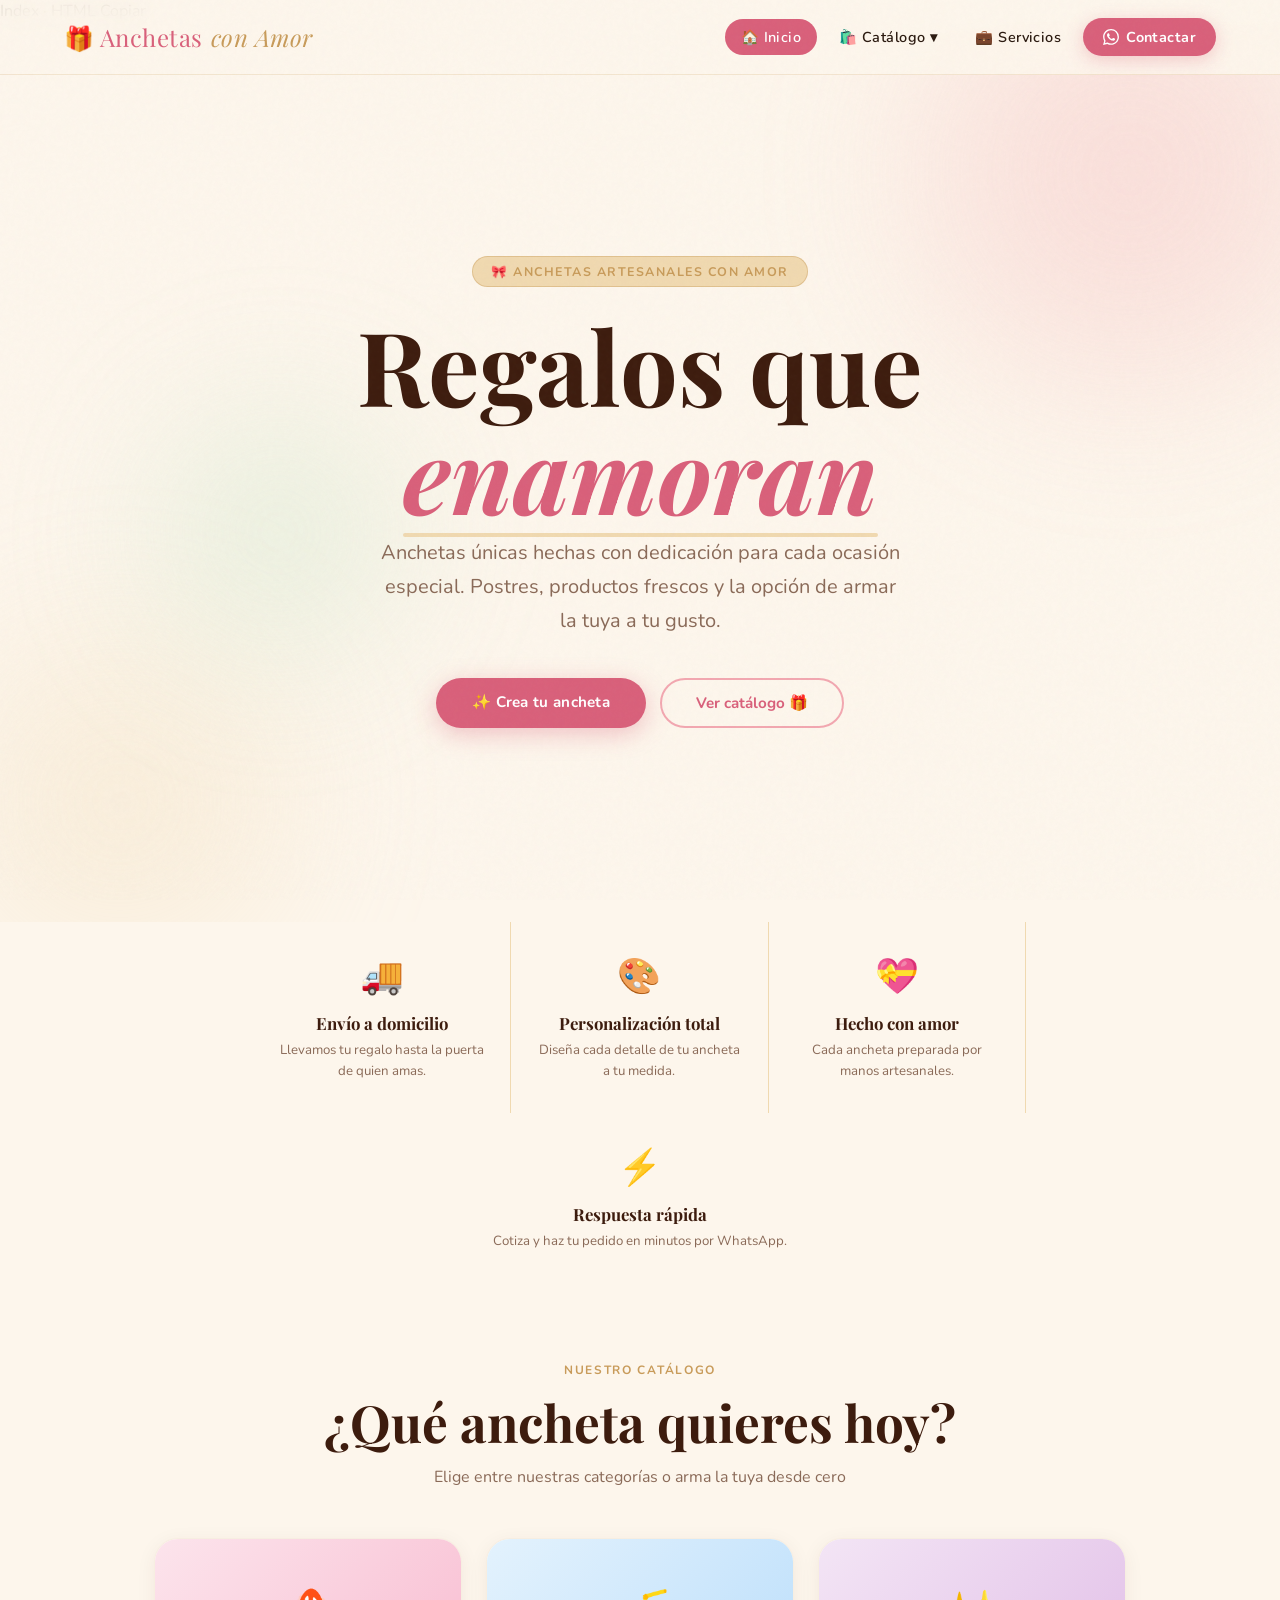
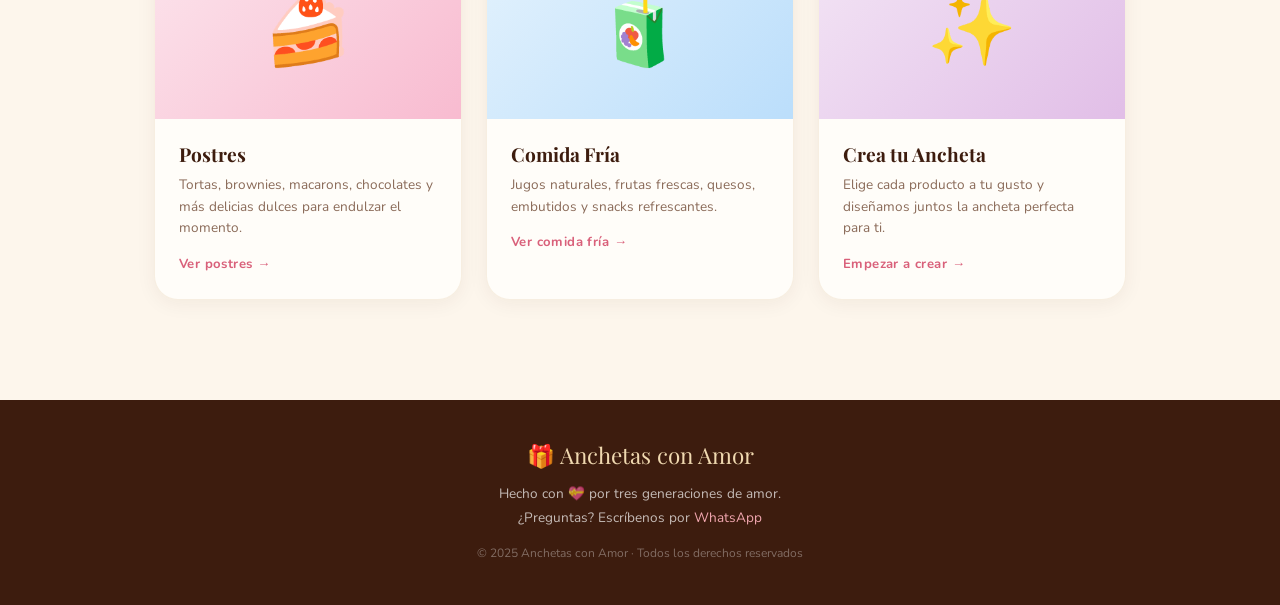
<file: index.html>
Index · HTML
Copiar

<!DOCTYPE html>
<html lang="es">
<head>
  <meta charset="UTF-8" />
  <meta name="viewport" content="width=device-width, initial-scale=1.0"/>
  <title>ANCHETAS CON AMOR 🎁</title>
  <link href="https://fonts.googleapis.com/css2?family=Playfair+Display:ital,wght@0,400;0,700;1,400&family=Nunito:wght@300;400;600;700&display=swap" rel="stylesheet"/>
  <style>
    :root {
      --cream: #FDF6EC;
      --warm-white: #FFFDF9;
      --blush: #F2A7B0;
      --rose: #D9607A;
      --deep-rose: #A63C52;
      --gold: #C89B5A;
      --light-gold: #F0D9B0;
      --chocolate: #3D1C0E;
      --sage: #7DAA87;
      --text: #2B1A10;
      --text-light: #8A6A58;
    }
 
    * { margin: 0; padding: 0; box-sizing: border-box; }
 
    html { scroll-behavior: smooth; }
 
    body {
      font-family: 'Nunito', sans-serif;
      background: var(--cream);
      color: var(--text);
      overflow-x: hidden;
    }
 
    /* ─── NOISE TEXTURE OVERLAY ─── */
    body::before {
      content: '';
      position: fixed;
      inset: 0;
      background-image: url("data:image/svg+xml,%3Csvg viewBox='0 0 200 200' xmlns='http://www.w3.org/2000/svg'%3E%3Cfilter id='n'%3E%3CfeTurbulence type='fractalNoise' baseFrequency='0.85' numOctaves='4' stitchTiles='stitch'/%3E%3C/filter%3E%3Crect width='100%25' height='100%25' filter='url(%23n)' opacity='0.04'/%3E%3C/svg%3E");
      pointer-events: none;
      z-index: 9999;
      opacity: 0.6;
    }
 
    /* ─── NAVBAR ─── */
    nav {
      position: fixed;
      top: 0; left: 0; right: 0;
      z-index: 1000;
      display: flex;
      align-items: center;
      justify-content: space-between;
      padding: 18px 5%;
      background: rgba(253, 246, 236, 0.88);
      backdrop-filter: blur(14px);
      border-bottom: 1px solid rgba(200, 155, 90, 0.2);
      transition: box-shadow 0.3s;
    }
    nav.scrolled { box-shadow: 0 4px 30px rgba(61,28,14,0.08); }
 
    .logo {
      font-family: 'Playfair Display', serif;
      font-size: 1.5rem;
      color: var(--rose);
      letter-spacing: 0.02em;
      text-decoration: none;
      display: flex;
      align-items: center;
      gap: 8px;
    }
    .logo span { font-style: italic; color: var(--gold); }
 
    .nav-links {
      display: flex;
      align-items: center;
      gap: 6px;
      list-style: none;
    }
 
    .nav-links li a,
    .nav-links li button {
      font-family: 'Nunito', sans-serif;
      font-weight: 600;
      font-size: 0.9rem;
      color: var(--text);
      text-decoration: none;
      background: none;
      border: none;
      cursor: pointer;
      padding: 8px 16px;
      border-radius: 50px;
      transition: background 0.25s, color 0.25s;
      letter-spacing: 0.03em;
    }
    .nav-links li a:hover,
    .nav-links li button:hover {
      background: var(--light-gold);
      color: var(--deep-rose);
    }
    .nav-links li a.active {
      background: var(--rose);
      color: #fff;
    }
 
    /* Dropdown catálogo */
    .dropdown { position: relative; }
    .dropdown-menu {
      display: none;
      position: absolute;
      top: calc(100% + 10px);
      left: 50%;
      transform: translateX(-50%);
      background: var(--warm-white);
      border: 1px solid var(--light-gold);
      border-radius: 16px;
      box-shadow: 0 10px 40px rgba(61,28,14,0.12);
      overflow: hidden;
      min-width: 200px;
      z-index: 100;
      animation: dropIn 0.2s ease;
    }
    @keyframes dropIn {
      from { opacity: 0; transform: translateX(-50%) translateY(-8px); }
      to   { opacity: 1; transform: translateX(-50%) translateY(0); }
    }
    .dropdown:hover .dropdown-menu,
    .dropdown:focus-within .dropdown-menu { display: block; }
 
    .dropdown-menu a {
      display: flex;
      align-items: center;
      gap: 10px;
      padding: 13px 20px;
      font-size: 0.88rem;
      font-weight: 600;
      color: var(--text);
      text-decoration: none;
      transition: background 0.2s;
      border-radius: 0;
    }
    .dropdown-menu a:hover { background: var(--cream); color: var(--rose); }
    .dropdown-menu a .icon { font-size: 1.1rem; }
    .dropdown-divider { height: 1px; background: var(--light-gold); margin: 0 14px; }
 
    .btn-whatsapp {
      display: flex;
      align-items: center;
      gap: 7px;
      background: var(--rose) !important;
      color: #fff !important;
      padding: 9px 20px !important;
      border-radius: 50px !important;
      font-weight: 700 !important;
      box-shadow: 0 4px 18px rgba(217,96,122,0.3);
      transition: background 0.25s, transform 0.2s, box-shadow 0.2s !important;
    }
    .btn-whatsapp:hover {
      background: var(--deep-rose) !important;
      transform: translateY(-2px) !important;
      box-shadow: 0 8px 25px rgba(217,96,122,0.4) !important;
    }
 
    /* ─── HERO ─── */
    #inicio {
      min-height: 100vh;
      display: flex;
      flex-direction: column;
      align-items: center;
      justify-content: center;
      text-align: center;
      padding: 120px 5% 80px;
      position: relative;
      overflow: hidden;
    }
 
    /* Decorative blobs */
    .blob {
      position: absolute;
      border-radius: 50%;
      filter: blur(70px);
      opacity: 0.35;
      pointer-events: none;
    }
    .blob-1 {
      width: 500px; height: 500px;
      background: radial-gradient(circle, var(--blush), transparent);
      top: -100px; right: -100px;
      animation: float 8s ease-in-out infinite;
    }
    .blob-2 {
      width: 400px; height: 400px;
      background: radial-gradient(circle, var(--light-gold), transparent);
      bottom: -80px; left: -80px;
      animation: float 10s ease-in-out infinite reverse;
    }
    .blob-3 {
      width: 300px; height: 300px;
      background: radial-gradient(circle, #b8e0be, transparent);
      top: 40%; left: 10%;
      animation: float 12s ease-in-out infinite 2s;
    }
    @keyframes float {
      0%, 100% { transform: translateY(0) scale(1); }
      50%       { transform: translateY(-30px) scale(1.05); }
    }
 
    .hero-badge {
      display: inline-block;
      background: var(--light-gold);
      color: var(--gold);
      font-size: 0.78rem;
      font-weight: 700;
      letter-spacing: 0.12em;
      text-transform: uppercase;
      padding: 6px 18px;
      border-radius: 50px;
      margin-bottom: 24px;
      border: 1px solid rgba(200,155,90,0.4);
      animation: fadeUp 0.8s ease both;
    }
 
    .hero-title {
      font-family: 'Playfair Display', serif;
      font-size: clamp(3rem, 8vw, 6.5rem);
      line-height: 1.05;
      color: var(--chocolate);
      margin-bottom: 10px;
      animation: fadeUp 0.9s ease 0.1s both;
    }
    .hero-title em {
      font-style: italic;
      color: var(--rose);
      position: relative;
    }
    .hero-title em::after {
      content: '';
      position: absolute;
      bottom: 4px; left: 0; right: 0;
      height: 4px;
      background: var(--light-gold);
      border-radius: 4px;
      z-index: -1;
    }
 
    .hero-subtitle {
      font-size: clamp(1rem, 2.5vw, 1.25rem);
      color: var(--text-light);
      max-width: 520px;
      margin: 0 auto 40px;
      font-weight: 400;
      line-height: 1.7;
      animation: fadeUp 1s ease 0.2s both;
    }
 
    .hero-cta {
      display: flex;
      gap: 14px;
      justify-content: center;
      flex-wrap: wrap;
      animation: fadeUp 1s ease 0.3s both;
    }
 
    .btn-primary {
      background: var(--rose);
      color: #fff;
      padding: 14px 36px;
      border-radius: 50px;
      font-weight: 700;
      font-size: 0.95rem;
      text-decoration: none;
      border: none;
      cursor: pointer;
      box-shadow: 0 6px 24px rgba(217,96,122,0.35);
      transition: background 0.25s, transform 0.2s, box-shadow 0.2s;
      letter-spacing: 0.02em;
    }
    .btn-primary:hover {
      background: var(--deep-rose);
      transform: translateY(-3px);
      box-shadow: 0 12px 32px rgba(217,96,122,0.45);
    }
 
    .btn-secondary {
      background: transparent;
      color: var(--rose);
      padding: 13px 34px;
      border-radius: 50px;
      font-weight: 700;
      font-size: 0.95rem;
      text-decoration: none;
      border: 2px solid var(--blush);
      cursor: pointer;
      transition: background 0.25s, border-color 0.25s, transform 0.2s;
    }
    .btn-secondary:hover {
      background: var(--light-gold);
      border-color: var(--gold);
      transform: translateY(-3px);
    }
 
    @keyframes fadeUp {
      from { opacity: 0; transform: translateY(30px); }
      to   { opacity: 1; transform: translateY(0); }
    }
 
    /* ─── FLOATING EMOJIS ─── */
    .emoji-float {
      position: absolute;
      font-size: 2rem;
      animation: floatEmoji linear infinite;
      opacity: 0.5;
      pointer-events: none;
      user-select: none;
    }
    @keyframes floatEmoji {
      0%   { transform: translateY(0) rotate(0deg); opacity: 0; }
      10%  { opacity: 0.5; }
      90%  { opacity: 0.5; }
      100% { transform: translateY(-120vh) rotate(360deg); opacity: 0; }
    }
 
    /* ─── FEATURES STRIP ─── */
    .features-strip {
      display: flex;
      justify-content: center;
      gap: 0;
      padding: 0 5%;
      margin: 0 auto 80px;
      max-width: 900px;
      flex-wrap: wrap;
    }
    .feature-card {
      flex: 1;
      min-width: 200px;
      text-align: center;
      padding: 30px 24px;
      border-right: 1px solid var(--light-gold);
      animation: fadeUp 1s ease both;
    }
    .feature-card:last-child { border-right: none; }
    .feature-icon {
      font-size: 2.2rem;
      margin-bottom: 12px;
      display: block;
    }
    .feature-card h3 {
      font-family: 'Playfair Display', serif;
      font-size: 1.05rem;
      color: var(--chocolate);
      margin-bottom: 6px;
    }
    .feature-card p {
      font-size: 0.83rem;
      color: var(--text-light);
      line-height: 1.6;
    }
 
    /* ─── CATEGORY CARDS (preview) ─── */
    .section-label {
      text-align: center;
      margin-bottom: 50px;
      padding: 0 5%;
    }
    .section-label .tag {
      font-size: 0.75rem;
      font-weight: 700;
      letter-spacing: 0.14em;
      text-transform: uppercase;
      color: var(--gold);
      display: block;
      margin-bottom: 10px;
    }
    .section-label h2 {
      font-family: 'Playfair Display', serif;
      font-size: clamp(2rem, 5vw, 3.2rem);
      color: var(--chocolate);
    }
    .section-label p {
      color: var(--text-light);
      margin-top: 10px;
      font-size: 1rem;
    }
 
    .cards-grid {
      display: grid;
      grid-template-columns: repeat(auto-fit, minmax(260px, 1fr));
      gap: 24px;
      padding: 0 5%;
      max-width: 1100px;
      margin: 0 auto 100px;
    }
 
    .card {
      background: var(--warm-white);
      border-radius: 24px;
      overflow: hidden;
      border: 1px solid rgba(200,155,90,0.15);
      box-shadow: 0 4px 20px rgba(61,28,14,0.06);
      transition: transform 0.3s, box-shadow 0.3s;
      cursor: pointer;
      text-decoration: none;
      display: block;
    }
    .card:hover {
      transform: translateY(-8px);
      box-shadow: 0 18px 45px rgba(61,28,14,0.13);
    }
    .card-img {
      height: 180px;
      display: flex;
      align-items: center;
      justify-content: center;
      font-size: 4.5rem;
      position: relative;
      overflow: hidden;
    }
    .card-img-postres { background: linear-gradient(135deg, #fce4ec, #f8bbd0); }
    .card-img-fria    { background: linear-gradient(135deg, #e3f2fd, #bbdefb); }
    .card-img-custom  { background: linear-gradient(135deg, #f3e5f5, #e1bee7); }
 
    .card-body { padding: 22px 24px 26px; }
    .card-body h3 {
      font-family: 'Playfair Display', serif;
      font-size: 1.2rem;
      color: var(--chocolate);
      margin-bottom: 7px;
    }
    .card-body p {
      font-size: 0.85rem;
      color: var(--text-light);
      line-height: 1.6;
      margin-bottom: 16px;
    }
    .card-link {
      font-size: 0.82rem;
      font-weight: 700;
      color: var(--rose);
      display: flex;
      align-items: center;
      gap: 5px;
      letter-spacing: 0.03em;
    }
    .card-link::after {
      content: '→';
      transition: transform 0.2s;
    }
    .card:hover .card-link::after { transform: translateX(4px); }
 
    /* ─── FOOTER ─── */
    footer {
      background: var(--chocolate);
      color: rgba(255,255,255,0.7);
      text-align: center;
      padding: 40px 5%;
      font-size: 0.85rem;
    }
    footer .footer-logo {
      font-family: 'Playfair Display', serif;
      font-size: 1.4rem;
      color: var(--light-gold);
      display: block;
      margin-bottom: 12px;
    }
    footer p { line-height: 1.8; }
    footer a { color: var(--blush); text-decoration: none; }
    footer a:hover { text-decoration: underline; }
 
    /* ─── HAMBURGER MENU ─── */
    .hamburger {
      display: none;
      flex-direction: column;
      gap: 5px;
      background: none;
      border: none;
      cursor: pointer;
      padding: 6px;
    }
    .hamburger span {
      width: 24px; height: 2px;
      background: var(--text);
      border-radius: 2px;
      transition: all 0.3s;
    }
 
    @media (max-width: 768px) {
      .hamburger { display: flex; }
      .nav-links {
        display: none;
        position: absolute;
        top: 100%; left: 0; right: 0;
        background: var(--warm-white);
        flex-direction: column;
        padding: 16px;
        border-bottom: 1px solid var(--light-gold);
        box-shadow: 0 10px 30px rgba(61,28,14,0.1);
        gap: 4px;
      }
      .nav-links.open { display: flex; }
      .nav-links li { width: 100%; }
      .nav-links li a, .nav-links li button { width: 100%; text-align: left; }
      .dropdown-menu {
        position: static;
        transform: none;
        box-shadow: none;
        border: 1px solid var(--light-gold);
        margin-top: 6px;
        border-radius: 12px;
      }
      .feature-card { border-right: none; border-bottom: 1px solid var(--light-gold); }
      .feature-card:last-child { border-bottom: none; }
    }
  </style>
</head>
<body>
 
  <!-- ─── NAV ─── -->
  <nav id="navbar">
    <a href="#inicio" class="logo">🎁 Anchetas <span>con Amor</span></a>
 
    <button class="hamburger" id="hamburger" aria-label="Menú">
      <span></span><span></span><span></span>
    </button>
 
    <ul class="nav-links" id="navLinks">
      <!-- Inicio -->
      <li>
        <a href="#inicio" class="active" id="navInicio">🏠 Inicio</a>
      </li>
 
      <!-- Catálogo (dropdown) -->
      <li class="dropdown">
        <button id="navCatalogo">🛍️ Catálogo ▾</button>
        <div class="dropdown-menu">
          <a href="postres.html"><span class="icon">🍰</span> Postres</a>
          <div class="dropdown-divider"></div>
          <a href="comida-fria.html"><span class="icon">🧃</span> Comida Fría</a>
          <div class="dropdown-divider"></div>
          <a href="crea-tu-ancheta.html"><span class="icon">✨</span> Crea tu Ancheta</a>
        </div>
      </li>
 
      <!-- Servicios -->
      <li>
        <a href="servicios.html" id="navServicios">💼 Servicios</a>
      </li>
 
      <!-- Contactar (WhatsApp) -->
      <li>
        <a
          href="https://wa.me/573001234567?text=Hola!%20Me%20interesa%20una%20ancheta%20%F0%9F%8E%81"
          target="_blank"
          rel="noopener"
          class="btn-whatsapp"
          id="navContactar"
        >
          <svg width="16" height="16" viewBox="0 0 24 24" fill="currentColor">
            <path d="M17.472 14.382c-.297-.149-1.758-.867-2.03-.967-.273-.099-.471-.148-.67.15-.197.297-.767.966-.94 1.164-.173.199-.347.223-.644.075-.297-.15-1.255-.463-2.39-1.475-.883-.788-1.48-1.761-1.653-2.059-.173-.297-.018-.458.13-.606.134-.133.298-.347.446-.52.149-.174.198-.298.298-.497.099-.198.05-.371-.025-.52-.075-.149-.669-1.612-.916-2.207-.242-.579-.487-.5-.669-.51-.173-.008-.371-.01-.57-.01-.198 0-.52.074-.792.372-.272.297-1.04 1.016-1.04 2.479 0 1.462 1.065 2.875 1.213 3.074.149.198 2.096 3.2 5.077 4.487.709.306 1.262.489 1.694.625.712.227 1.36.195 1.871.118.571-.085 1.758-.719 2.006-1.413.248-.694.248-1.289.173-1.413-.074-.124-.272-.198-.57-.347m-5.421 7.403h-.004a9.87 9.87 0 01-5.031-1.378l-.361-.214-3.741.982.998-3.648-.235-.374a9.86 9.86 0 01-1.51-5.26c.001-5.45 4.436-9.884 9.888-9.884 2.64 0 5.122 1.03 6.988 2.898a9.825 9.825 0 012.893 6.994c-.003 5.45-4.437 9.884-9.885 9.884m8.413-18.297A11.815 11.815 0 0012.05 0C5.495 0 .16 5.335.157 11.892c0 2.096.547 4.142 1.588 5.945L.057 24l6.305-1.654a11.882 11.882 0 005.683 1.448h.005c6.554 0 11.89-5.335 11.893-11.893a11.821 11.821 0 00-3.48-8.413z"/>
          </svg>
          Contactar
        </a>
      </li>
    </ul>
  </nav>
 
  <!-- ─── HERO ─── -->
  <section id="inicio">
    <!-- Blobs -->
    <div class="blob blob-1"></div>
    <div class="blob blob-2"></div>
    <div class="blob blob-3"></div>
 
    <!-- Floating emojis (JS injected) -->
 
    <div class="hero-badge">🎀 Anchetas artesanales con amor</div>
 
    <h1 class="hero-title">
      Regalos que<br><em>enamoran</em>
    </h1>
 
    <p class="hero-subtitle">
      Anchetas únicas hechas con dedicación para cada ocasión especial.
      Postres, productos frescos y la opción de armar la tuya a tu gusto.
    </p>
 
    <div class="hero-cta">
      <a href="crea-tu-ancheta.html" class="btn-primary">✨ Crea tu ancheta</a>
      <a href="#catalogo-preview" class="btn-secondary">Ver catálogo 🎁</a>
    </div>
  </section>
 
  <!-- ─── FEATURES STRIP ─── -->
  <div class="features-strip">
    <div class="feature-card" style="animation-delay:0.1s">
      <span class="feature-icon">🚚</span>
      <h3>Envío a domicilio</h3>
      <p>Llevamos tu regalo hasta la puerta de quien amas.</p>
    </div>
    <div class="feature-card" style="animation-delay:0.2s">
      <span class="feature-icon">🎨</span>
      <h3>Personalización total</h3>
      <p>Diseña cada detalle de tu ancheta a tu medida.</p>
    </div>
    <div class="feature-card" style="animation-delay:0.3s">
      <span class="feature-icon">💝</span>
      <h3>Hecho con amor</h3>
      <p>Cada ancheta preparada por manos artesanales.</p>
    </div>
    <div class="feature-card" style="animation-delay:0.4s">
      <span class="feature-icon">⚡</span>
      <h3>Respuesta rápida</h3>
      <p>Cotiza y haz tu pedido en minutos por WhatsApp.</p>
    </div>
  </div>
 
  <!-- ─── CATÁLOGO PREVIEW ─── -->
  <section id="catalogo-preview">
    <div class="section-label">
      <span class="tag">Nuestro catálogo</span>
      <h2>¿Qué ancheta quieres hoy?</h2>
      <p>Elige entre nuestras categorías o arma la tuya desde cero</p>
    </div>
 
    <div class="cards-grid">
      <!-- Postres -->
      <a href="postres.html" class="card">
        <div class="card-img card-img-postres">🍰</div>
        <div class="card-body">
          <h3>Postres</h3>
          <p>Tortas, brownies, macarons, chocolates y más delicias dulces para endulzar el momento.</p>
          <span class="card-link">Ver postres</span>
        </div>
      </a>
 
      <!-- Comida fría -->
      <a href="comida-fria.html" class="card">
        <div class="card-img card-img-fria">🧃</div>
        <div class="card-body">
          <h3>Comida Fría</h3>
          <p>Jugos naturales, frutas frescas, quesos, embutidos y snacks refrescantes.</p>
          <span class="card-link">Ver comida fría</span>
        </div>
      </a>
 
      <!-- Crea tu ancheta -->
      <a href="crea-tu-ancheta.html" class="card">
        <div class="card-img card-img-custom">✨</div>
        <div class="card-body">
          <h3>Crea tu Ancheta</h3>
          <p>Elige cada producto a tu gusto y diseñamos juntos la ancheta perfecta para ti.</p>
          <span class="card-link">Empezar a crear</span>
        </div>
      </a>
    </div>
  </section>
 
  <!-- ─── FOOTER ─── -->
  <footer>
    <span class="footer-logo">🎁 Anchetas con Amor</span>
    <p>
      Hecho con 💝 por tres generaciones de amor.<br>
      ¿Preguntas? Escríbenos por
      <a href="https://wa.me/573001234567" target="_blank" rel="noopener">WhatsApp</a>
    </p>
    <p style="margin-top:12px; font-size:0.75rem; opacity:0.5;">
      © 2025 Anchetas con Amor · Todos los derechos reservados
    </p>
  </footer>
 
  <script>
    // ── Navbar scroll shadow ──
    const navbar = document.getElementById('navbar');
    window.addEventListener('scroll', () => {
      navbar.classList.toggle('scrolled', window.scrollY > 20);
    });
 
    // ── Active nav link on scroll ──
    const sections = ['inicio'];
    const navLinks2 = document.querySelectorAll('.nav-links a[href^="#"]');
    const observer = new IntersectionObserver(entries => {
      entries.forEach(e => {
        if (e.isIntersecting) {
          navLinks2.forEach(l => l.classList.remove('active'));
          const match = document.querySelector(`.nav-links a[href="#${e.target.id}"]`);
          if (match) match.classList.add('active');
        }
      });
    }, { threshold: 0.4 });
    sections.forEach(id => {
      const el = document.getElementById(id);
      if (el) observer.observe(el);
    });
 
    // ── Hamburger menu ──
    const burger = document.getElementById('hamburger');
    const navMenu = document.getElementById('navLinks');
    burger.addEventListener('click', () => navMenu.classList.toggle('open'));
 
    // Close menu on link click (mobile)
    navMenu.querySelectorAll('a').forEach(a => {
      a.addEventListener('click', () => navMenu.classList.remove('open'));
    });
 
    // ── Floating emojis ──
    const emojis = ['🎁', '🌸', '🍰', '🎀', '💝', '🫧', '✨', '🍓', '🌺', '🎊'];
    const hero = document.getElementById('inicio');
 
    function spawnEmoji() {
      const el = document.createElement('div');
      el.className = 'emoji-float';
      el.textContent = emojis[Math.floor(Math.random() * emojis.length)];
      el.style.left = Math.random() * 95 + '%';
      el.style.bottom = '-60px';
      const dur = 8 + Math.random() * 8;
      el.style.animationDuration = dur + 's';
      el.style.animationDelay = '0s';
      hero.appendChild(el);
      setTimeout(() => el.remove(), dur * 1000 + 500);
    }
 
    setInterval(spawnEmoji, 1800);
    // spawn a few immediately
    for (let i = 0; i < 5; i++) setTimeout(spawnEmoji, i * 400);
 
    // ── Scroll reveal ──
    const reveals = document.querySelectorAll('.card, .feature-card');
    const revealObs = new IntersectionObserver(entries => {
      entries.forEach(e => {
        if (e.isIntersecting) {
          e.target.style.animation = 'fadeUp 0.7s ease both';
          revealObs.unobserve(e.target);
        }
      });
    }, { threshold: 0.1 });
    reveals.forEach(el => {
      el.style.opacity = '0';
      revealObs.observe(el);
    });
  </script>
</body>
</html>
</file>
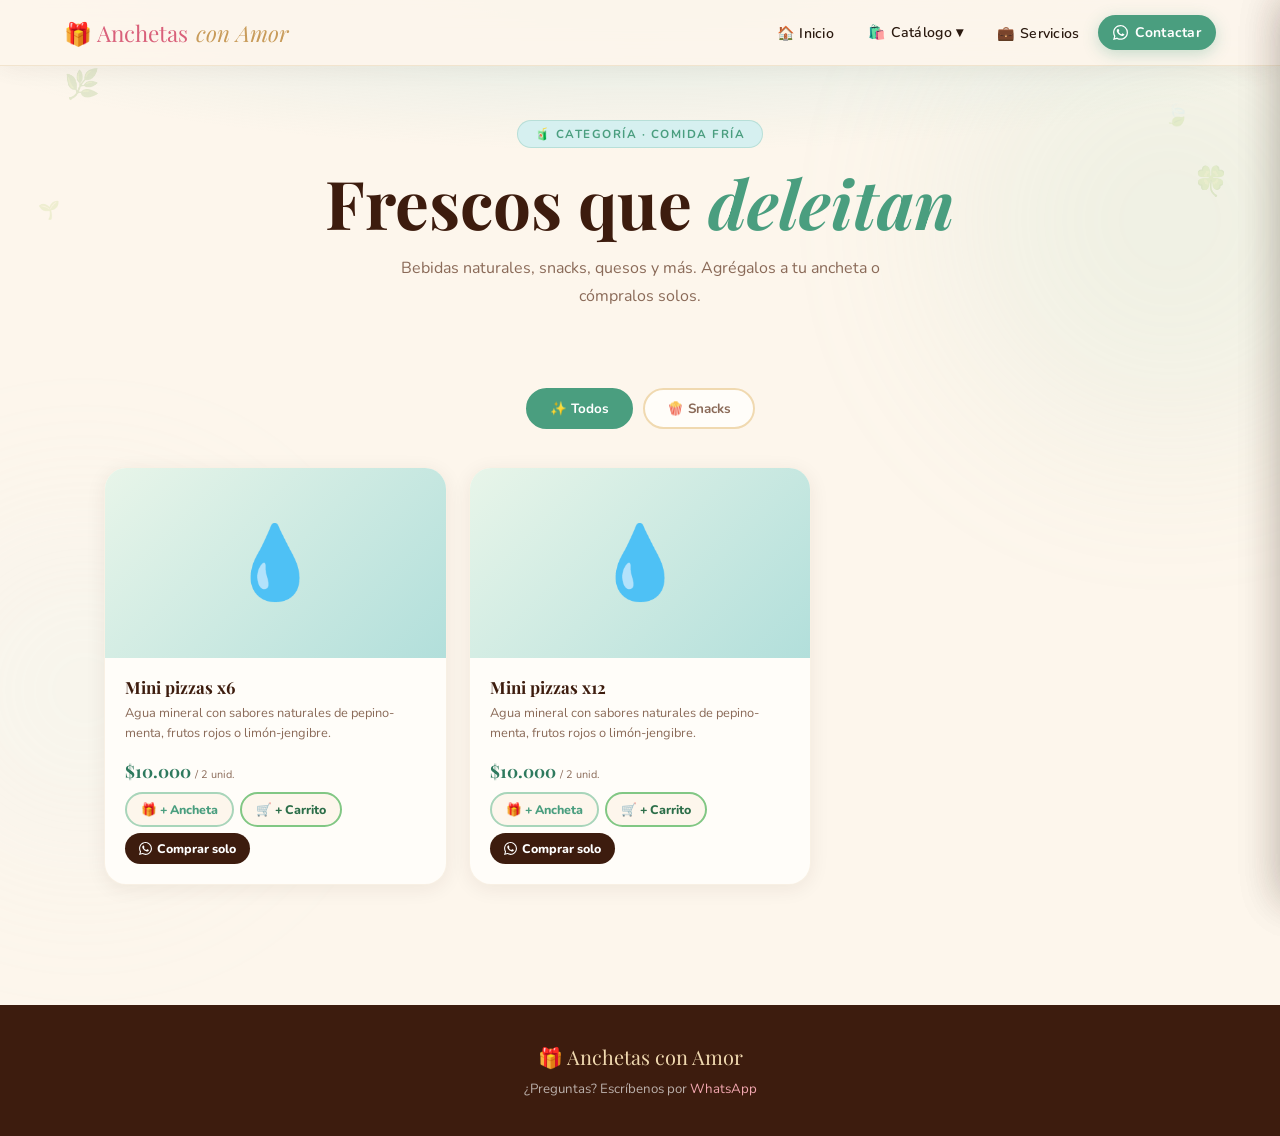
<file: comida-fria.html>
<!DOCTYPE html>
<html lang="es">
<head>
  <meta charset="UTF-8"/>
  <meta name="viewport" content="width=device-width, initial-scale=1.0"/>
  <title>Comida Fría · Anchetas con Amor 🧃</title>
  <link rel="stylesheet" href="shared.css"/>
  <style>
    .page-hero::before {
      content:''; position:absolute; inset:0;
      background: radial-gradient(ellipse 85% 60% at 50% 0%, rgba(126,200,200,0.24) 0%, transparent 70%);
      pointer-events:none;
    }
    .hero-tag { background:var(--light-sky); color:var(--teal); border:1px solid rgba(74,158,127,0.22); }
    .page-hero h1 em { color:var(--teal); }

    /* Override active filter color to teal for this page */
    .filter-btn.active { background:var(--teal); border-color:var(--teal); }
    .filter-btn:hover   { border-color:var(--mint); color:var(--teal); }

    /* Override nav hover to teal */
    .nav-links li a:hover, .nav-links li button:hover { background:var(--light-sky); color:var(--deep-teal); }

    /* WA button teal */
    .btn-wa { background:var(--teal) !important; box-shadow:0 4px 16px rgba(74,158,127,0.3); }
    .btn-wa:hover { background:var(--deep-teal) !important; }

    /* Ancheta badge teal */
    #anchetaBadge { background:var(--teal); box-shadow:0 8px 32px rgba(74,158,127,0.45); }
    #anchetaBadge:hover { background:var(--deep-teal); }
    #anchetaBadge .count { color:var(--teal); }

    /* btn-add teal */
    .btn-add-ancheta { border-color:var(--mint); color:var(--teal); }
    .btn-add-ancheta:hover { background:var(--teal); border-color:var(--teal); }
    .qty-btn { border-color:var(--mint); color:var(--teal); }
    .qty-btn:hover { background:var(--teal); border-color:var(--teal); }
    .price { color:var(--deep-teal); }

    /* Floating leaves */
    .leaf { position:absolute; font-size:1.8rem; opacity:0.15; pointer-events:none; animation:sway 6s ease-in-out infinite; }
    .leaf:nth-child(1) { top:18%; left:5%; }
    .leaf:nth-child(2) { top:28%; right:7%; animation-delay:1.5s; font-size:1.3rem; }
    .leaf:nth-child(3) { top:55%; left:3%; animation-delay:3s; font-size:1.1rem; }
    .leaf:nth-child(4) { top:45%; right:4%; animation-delay:2s; }
    @keyframes sway { 0%,100%{transform:rotate(-8deg) translateY(0)} 50%{transform:rotate(8deg) translateY(-12px)} }

    .bg-blob { position:fixed; border-radius:50%; pointer-events:none; z-index:-1; filter:blur(90px); opacity:0.15; }
    .bb1 { width:440px; height:440px; background:var(--mint); top:0; right:-110px; }
    .bb2 { width:330px; height:330px; background:var(--light-sky); bottom:5%; left:-80px; }
  </style>
</head>
<body>

<div class="bg-blob bb1"></div>
<div class="bg-blob bb2"></div>

<nav id="navbar">
  <a href="index.html" class="logo">🎁 Anchetas <span>con Amor</span></a>
  <button class="hamburger" id="hamburger"><span></span><span></span><span></span></button>
  <ul class="nav-links" id="navLinks">
    <li><a href="index.html">🏠 Inicio</a></li>
    <li class="dropdown">
      <button>🛍️ Catálogo ▾</button>
      <div class="dropdown-menu">
        <a href="postres.html">🍰 Postres</a>
        <div class="dropdown-divider"></div>
        <a href="comida-fria.html" style="color:var(--teal)">🧃 Comida Fría</a>
        <div class="dropdown-divider"></div>
        <a href="crea-tu-ancheta.html">✨ Crea tu Ancheta</a>
      </div>
    </li>
    <li><a href="servicios.html">💼 Servicios</a></li>
    <li><a id="navWA" href="#" target="_blank" rel="noopener" class="btn-wa">
      <svg width="15" height="15" viewBox="0 0 24 24" fill="currentColor"><path d="M17.472 14.382c-.297-.149-1.758-.867-2.03-.967-.273-.099-.471-.148-.67.15-.197.297-.767.966-.94 1.164-.173.199-.347.223-.644.075-.297-.15-1.255-.463-2.39-1.475-.883-.788-1.48-1.761-1.653-2.059-.173-.297-.018-.458.13-.606.134-.133.298-.347.446-.52.149-.174.198-.298.298-.497.099-.198.05-.371-.025-.52-.075-.149-.669-1.612-.916-2.207-.242-.579-.487-.5-.669-.51-.173-.008-.371-.01-.57-.01-.198 0-.52.074-.792.372-.272.297-1.04 1.016-1.04 2.479 0 1.462 1.065 2.875 1.213 3.074.149.198 2.096 3.2 5.077 4.487.709.306 1.262.489 1.694.625.712.227 1.36.195 1.871.118.571-.085 1.758-.719 2.006-1.413.248-.694.248-1.289.173-1.413-.074-.124-.272-.198-.57-.347m-5.421 7.403h-.004a9.87 9.87 0 01-5.031-1.378l-.361-.214-3.741.982.998-3.648-.235-.374a9.86 9.86 0 01-1.51-5.26c.001-5.45 4.436-9.884 9.888-9.884 2.64 0 5.122 1.03 6.988 2.898a9.825 9.825 0 012.893 6.994c-.003 5.45-4.437 9.884-9.885 9.884m8.413-18.297A11.815 11.815 0 0012.05 0C5.495 0 .16 5.335.157 11.892c0 2.096.547 4.142 1.588 5.945L.057 24l6.305-1.654a11.882 11.882 0 005.683 1.448h.005c6.554 0 11.89-5.335 11.893-11.893a11.821 11.821 0 00-3.48-8.413z"/></svg>
      Contactar
    </a></li>
  </ul>
</nav>

<div class="page-hero">
  <span class="leaf">🌿</span><span class="leaf">🍃</span>
  <span class="leaf">🌱</span><span class="leaf">🍀</span>
  <span class="hero-tag">🧃 Categoría · Comida Fría</span>
  <h1>Frescos que <em>deleitan</em></h1>
  <p>Bebidas naturales, snacks, quesos y más. Agrégalos a tu ancheta o cómpralos solos.</p>
</div>

<div class="filter-bar" id="filterBar"></div>

<section class="products-section">
  <div class="products-grid" id="grid"></div>
  <div class="empty-state" id="emptyState">
    <div class="ei">🔍</div>
    <h3>Sin productos en esta categoría</h3>
    <p>Pronto agregaremos más opciones frescas.</p>
  </div>
</section>

<a href="crea-tu-ancheta.html" id="anchetaBadge" style="display:none">
  🎁 Ver mi Ancheta <span class="count" id="badgeCount">0</span>
</a>
<div id="toast"></div>

<footer>
  <span class="footer-logo">🎁 Anchetas con Amor</span>
  <p>¿Preguntas? Escríbenos por <a id="footerWA" href="#">WhatsApp</a></p>
</footer>

<script src="productos.js"></script>
<script src="catalogo-engine.js"></script>
<script>
  initCatalogPage({
    seccion: 'fria',
    categoryLabels: {
      'bebidas':        '🥤 Bebidas',
      'snacks':         '🍿 Snacks',
      'quesos':         '🧀 Quesos & Embutidos',
      'frutas-frescas': '🍉 Frutas & Ensaladas',
      'saludables':     '🥗 Saludables'
    },
    imgBg: 'linear-gradient(135deg,#e8f5e9,#b2dfdb)',
    accentColor: 'var(--teal)'
  });
</script>
</body>
</html>
</file>
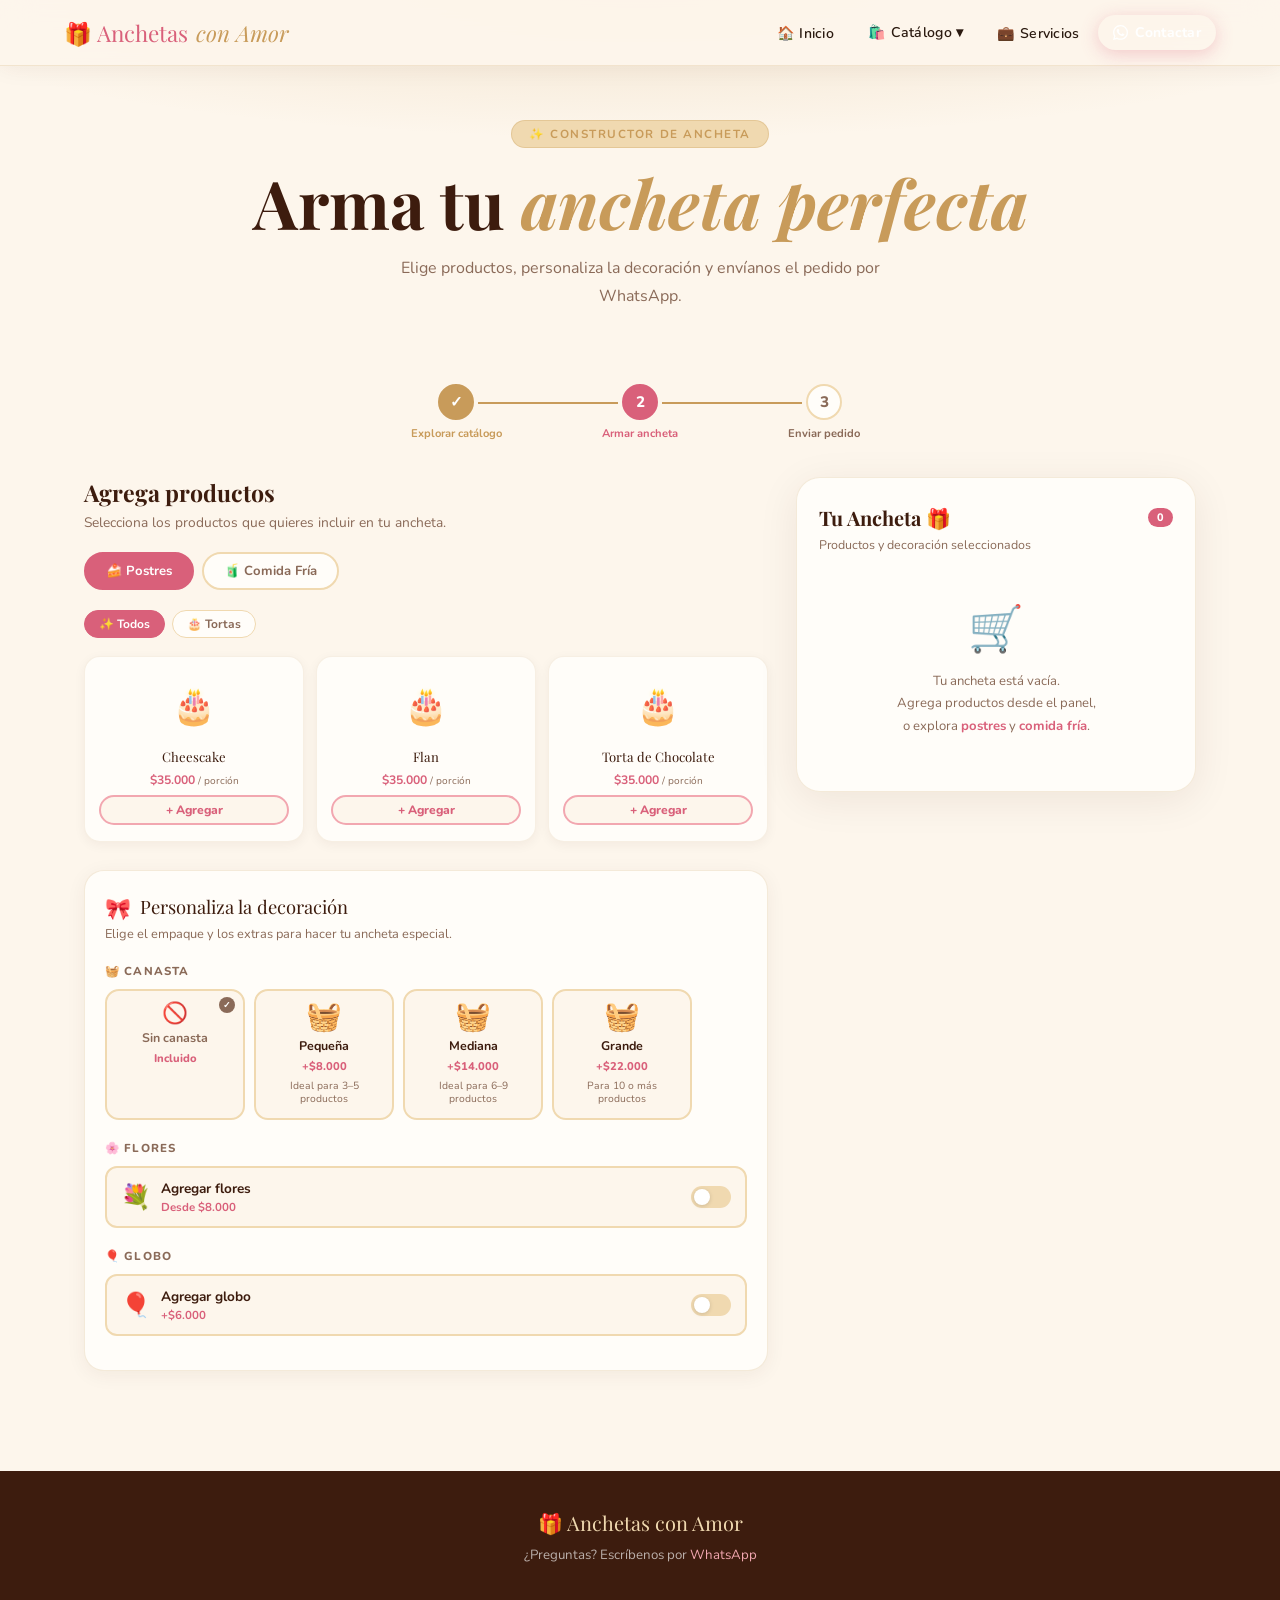
<file: crea-tu-ancheta.html>
<!DOCTYPE html>
<html lang="es">
<head>
  <meta charset="UTF-8"/>
  <meta name="viewport" content="width=device-width, initial-scale=1.0"/>
  <title>Crea tu Ancheta · Anchetas con Amor ✨</title>
  <link rel="stylesheet" href="shared.css"/>
  <style>
    /* ── Hero ── */
    .page-hero::before {
      content:''; position:absolute; inset:0;
      background: radial-gradient(ellipse 85% 55% at 50% 0%, rgba(200,155,90,0.2) 0%, transparent 70%);
      pointer-events:none;
    }
    .hero-tag { background:var(--light-gold); color:var(--gold); border:1px solid rgba(200,155,90,0.3); }
    .page-hero h1 em { color:var(--gold); }

    /* ── Steps ── */
    .steps-bar {
      display:flex; justify-content:center; align-items:center;
      gap:0; padding:24px 5% 36px; max-width:680px; margin:0 auto;
    }
    .step { display:flex; flex-direction:column; align-items:center; gap:6px; flex:1; position:relative; }
    .step:not(:last-child)::after {
      content:''; position:absolute; top:18px; left:calc(50% + 22px); right:calc(-50% + 22px);
      height:2px; background:var(--light-gold);
    }
    .step.done:not(:last-child)::after,
    .step.active:not(:last-child)::after { background:var(--gold); }
    .step-dot {
      width:36px; height:36px; border-radius:50%; display:flex; align-items:center; justify-content:center;
      font-size:0.95rem; font-weight:800; background:var(--warm-white);
      border:2px solid var(--light-gold); color:var(--text-light); transition:all 0.3s; z-index:1;
    }
    .step.active .step-dot { background:var(--rose); border-color:var(--rose); color:#fff; }
    .step.done   .step-dot { background:var(--gold); border-color:var(--gold); color:#fff; }
    .step-label  { font-size:0.7rem; font-weight:700; color:var(--text-light); text-align:center; }
    .step.active .step-label { color:var(--rose); }
    .step.done   .step-label { color:var(--gold); }

    /* ── Layout ── */
    .builder-wrap {
      display:grid; grid-template-columns:1fr 400px; gap:28px;
      padding:0 5% 100px; max-width:1240px; margin:0 auto;
    }

    /* ── Left panel ── */
    .catalog-panel h2 {
      font-family:'Playfair Display',serif; font-size:1.45rem;
      color:var(--chocolate); margin-bottom:5px;
    }
    .catalog-panel > .sub { color:var(--text-light); font-size:0.86rem; margin-bottom:20px; }

    .source-tabs { display:flex; gap:8px; margin-bottom:20px; flex-wrap:wrap; }
    .source-tab {
      padding:8px 20px; border-radius:50px; border:2px solid var(--light-gold);
      background:var(--warm-white); color:var(--text-light); font-weight:700;
      font-size:0.82rem; cursor:pointer; transition:all 0.2s; font-family:'Nunito',sans-serif;
    }
    .source-tab.active { background:var(--rose); color:#fff; border-color:var(--rose); }

    .mini-filter-bar { display:flex; gap:7px; flex-wrap:wrap; margin-bottom:18px; }
    .mini-filter {
      padding:5px 14px; border-radius:50px; border:1.5px solid var(--light-gold);
      background:var(--warm-white); color:var(--text-light); font-weight:700;
      font-size:0.75rem; cursor:pointer; transition:all 0.2s; font-family:'Nunito',sans-serif;
    }
    .mini-filter:hover  { border-color:var(--blush); color:var(--rose); }
    .mini-filter.active { background:var(--rose); color:#fff; border-color:var(--rose); }

    .mini-grid {
      display:grid; grid-template-columns:repeat(auto-fill, minmax(165px,1fr)); gap:12px;
    }
    .mini-card {
      background:var(--warm-white); border-radius:16px; padding:14px 14px 16px;
      border:1px solid rgba(200,155,90,0.14); box-shadow:0 3px 12px rgba(61,28,14,0.05);
      transition:transform 0.2s, box-shadow 0.2s; display:flex; flex-direction:column;
      align-items:center; gap:7px; text-align:center;
    }
    .mini-card:hover { transform:translateY(-4px); box-shadow:0 10px 26px rgba(61,28,14,0.1); }
    .mini-card.hidden { display:none; }
    .mini-img-wrap {
      width:70px; height:70px; border-radius:12px; overflow:hidden;
      display:flex; align-items:center; justify-content:center; flex-shrink:0;
    }
    .mini-img-wrap img { width:100%; height:100%; object-fit:cover; }
    .mini-emoji { font-size:2.2rem; }
    .mini-name  { font-family:'Playfair Display',serif; font-size:0.82rem; color:var(--chocolate); line-height:1.3; }
    .mini-price { font-size:0.76rem; color:var(--rose); font-weight:700; }
    .mini-add {
      background:var(--cream); border:2px solid var(--blush); color:var(--rose);
      border-radius:50px; padding:5px 14px; font-weight:800; font-size:0.76rem;
      cursor:pointer; transition:all 0.2s; width:100%; font-family:'Nunito',sans-serif;
    }
    .mini-add:hover { background:var(--rose); color:#fff; border-color:var(--rose); }
    .hidden-panel { display:none; }

    /* ══════════════════════════════════════════
       SECCIÓN DECORACIÓN
    ══════════════════════════════════════════ */
    .deco-section {
      background:var(--warm-white); border-radius:20px; padding:22px 20px 24px;
      border:1px solid rgba(200,155,90,0.2); box-shadow:0 4px 20px rgba(61,28,14,0.06);
      margin-top:28px;
    }
    .deco-section-title {
      font-family:'Playfair Display',serif; font-size:1.15rem; color:var(--chocolate);
      margin-bottom:4px; display:flex; align-items:center; gap:9px;
    }
    .deco-section-title span { font-size:1.3rem; }
    .deco-section-sub { font-size:0.8rem; color:var(--text-light); margin-bottom:20px; }

    /* ─ Bloque de opción de deco ─ */
    .deco-block { margin-bottom:20px; }
    .deco-block:last-child { margin-bottom:0; }
    .deco-block-label {
      font-size:0.72rem; font-weight:800; letter-spacing:0.1em; text-transform:uppercase;
      color:var(--text-light); margin-bottom:10px; display:block;
    }

    /* Opciones tipo tarjeta seleccionable */
    .deco-options { display:flex; gap:9px; flex-wrap:wrap; }
    .deco-opt {
      flex:1; min-width:80px; max-width:140px;
      background:var(--cream); border:2px solid var(--light-gold); border-radius:14px;
      padding:12px 10px; text-align:center; cursor:pointer; transition:all 0.22s;
      display:flex; flex-direction:column; align-items:center; gap:5px;
      font-family:'Nunito',sans-serif; position:relative; user-select:none;
    }
    .deco-opt:hover { border-color:var(--blush); background:var(--warm-white); }
    .deco-opt.selected { border-color:var(--rose); background:#fff0f3; box-shadow:0 0 0 3px rgba(217,96,122,0.12); }
    .deco-opt .do-icon { font-size:1.8rem; line-height:1; }
    .deco-opt .do-name { font-size:0.78rem; font-weight:700; color:var(--chocolate); }
    .deco-opt .do-price { font-size:0.7rem; color:var(--rose); font-weight:800; }
    .deco-opt .do-desc  { font-size:0.65rem; color:var(--text-light); line-height:1.3; }
    .deco-opt .do-check {
      display:none; position:absolute; top:6px; right:8px;
      width:16px; height:16px; border-radius:50%; background:var(--rose);
      color:#fff; font-size:0.55rem; align-items:center; justify-content:center;
      font-weight:900;
    }
    .deco-opt.selected .do-check { display:flex; }

    /* Ninguna */
    .deco-opt.none-opt .do-icon { font-size:1.3rem; color:var(--text-light); }
    .deco-opt.none-opt .do-name { color:var(--text-light); }
    .deco-opt.none-opt.selected { border-color:var(--light-gold); background:var(--cream); box-shadow:none; }
    .deco-opt.none-opt.selected .do-check { background:var(--text-light); }

    /* Toggle switch para flores/globo */
    .deco-toggle-row {
      display:flex; align-items:center; justify-content:space-between;
      padding:11px 14px; background:var(--cream); border-radius:12px;
      border:2px solid var(--light-gold); cursor:pointer; transition:all 0.2s;
      margin-bottom:10px; user-select:none;
    }
    .deco-toggle-row:hover { border-color:var(--blush); }
    .deco-toggle-row.active { border-color:var(--rose); background:#fff0f3; }
    .dtr-left { display:flex; align-items:center; gap:10px; }
    .dtr-icon { font-size:1.5rem; }
    .dtr-info .dtr-name { font-size:0.85rem; font-weight:700; color:var(--chocolate); }
    .dtr-info .dtr-price { font-size:0.72rem; color:var(--rose); font-weight:700; margin-top:1px; }
    .toggle-pill {
      width:40px; height:22px; border-radius:50px; background:var(--light-gold);
      position:relative; transition:background 0.25s; flex-shrink:0;
    }
    .toggle-pill::after {
      content:''; position:absolute; top:3px; left:3px;
      width:16px; height:16px; border-radius:50%; background:#fff;
      transition:transform 0.25s; box-shadow:0 1px 4px rgba(0,0,0,0.15);
    }
    .deco-toggle-row.active .toggle-pill { background:var(--rose); }
    .deco-toggle-row.active .toggle-pill::after { transform:translateX(18px); }

    /* Sub-opciones que aparecen al activar toggle */
    .deco-subopts { display:none; margin-top:2px; animation:fadeUp 0.2s ease both; }
    .deco-subopts.visible { display:block; }

    /* Campo mensaje globo */
    .globo-msg-wrap { margin-top:10px; }
    .globo-msg-wrap label { display:block; font-size:0.72rem; font-weight:800; letter-spacing:0.07em; text-transform:uppercase; color:var(--text-light); margin-bottom:6px; }
    .globo-msg-input {
      width:100%; padding:9px 13px; border-radius:11px;
      border:1.5px solid var(--light-gold); background:var(--cream);
      font-family:'Nunito',sans-serif; font-size:0.83rem; color:var(--text);
      transition:border-color 0.2s; resize:none;
    }
    .globo-msg-input:focus { outline:none; border-color:var(--rose); }
    .globo-char { font-size:0.68rem; color:var(--text-light); text-align:right; margin-top:3px; }

    /* Color picker globo */
    .color-pick-row { display:flex; gap:8px; flex-wrap:wrap; margin-top:8px; }
    .color-swatch {
      width:32px; height:32px; border-radius:50%; cursor:pointer;
      border:3px solid transparent; transition:transform 0.18s, border-color 0.18s;
      position:relative;
    }
    .color-swatch:hover { transform:scale(1.15); }
    .color-swatch.selected { border-color:var(--chocolate); transform:scale(1.15); }
    .color-swatch.selected::after {
      content:'✓'; position:absolute; inset:0; display:flex; align-items:center;
      justify-content:center; font-size:0.7rem; font-weight:900; color:#fff;
      text-shadow:0 1px 3px rgba(0,0,0,0.5);
    }

    /* ── Cart panel ── */
    .cart-panel {
      position:sticky; top:88px; height:fit-content;
      background:var(--warm-white); border-radius:24px; padding:26px 22px;
      border:1px solid rgba(200,155,90,0.2); box-shadow:0 8px 40px rgba(61,28,14,0.08);
      max-height:calc(100vh - 110px); overflow-y:auto;
    }
    .cart-panel::-webkit-scrollbar { width:5px; }
    .cart-panel::-webkit-scrollbar-thumb { background:var(--light-gold); border-radius:10px; }
    .cart-panel h3 {
      font-family:'Playfair Display',serif; font-size:1.25rem; color:var(--chocolate);
      margin-bottom:5px; display:flex; align-items:center; justify-content:space-between;
    }
    .cart-count-badge {
      background:var(--rose); color:#fff; font-size:0.68rem; font-weight:800;
      padding:2px 9px; border-radius:50px; font-family:'Nunito',sans-serif;
    }
    .cart-subtitle { font-size:0.78rem; color:var(--text-light); margin-bottom:18px; }

    .cart-empty { text-align:center; padding:28px 0; }
    .cart-empty .ei { font-size:2.8rem; margin-bottom:10px; }
    .cart-empty p { color:var(--text-light); font-size:0.82rem; line-height:1.7; }
    .cart-empty a { color:var(--rose); font-weight:700; text-decoration:none; }

    .cart-items { display:flex; flex-direction:column; gap:9px; margin-bottom:16px; }
    .cart-item {
      display:flex; align-items:center; gap:10px; padding:9px 12px;
      background:var(--cream); border-radius:13px; border:1px solid rgba(200,155,90,0.14);
    }
    .ci-thumb {
      width:38px; height:38px; border-radius:9px; overflow:hidden; flex-shrink:0;
      display:flex; align-items:center; justify-content:center; background:var(--light-gold);
    }
    .ci-thumb img  { width:100%; height:100%; object-fit:cover; }
    .ci-thumb span { font-size:1.5rem; }
    .ci-info { flex:1; min-width:0; }
    .ci-name  { font-size:0.8rem; font-weight:700; color:var(--chocolate); white-space:nowrap; overflow:hidden; text-overflow:ellipsis; }
    .ci-price { font-size:0.72rem; color:var(--text-light); }
    .ci-controls { display:flex; align-items:center; gap:4px; flex-shrink:0; }
    .ci-btn {
      width:24px; height:24px; border-radius:50%; border:1.5px solid var(--blush);
      background:none; color:var(--rose); font-size:0.88rem; font-weight:800;
      cursor:pointer; transition:all 0.18s; display:flex; align-items:center; justify-content:center;
      font-family:'Nunito',sans-serif;
    }
    .ci-btn:hover { background:var(--rose); color:#fff; border-color:var(--rose); }
    .ci-qty { font-size:0.82rem; font-weight:800; min-width:18px; text-align:center; }

    /* Resumen decoración en carrito */
    .deco-summary {
      background:var(--cream); border-radius:13px; padding:11px 14px;
      border:1px solid rgba(200,155,90,0.2); margin-bottom:12px; display:none;
    }
    .deco-summary.visible { display:block; }
    .deco-summary-title {
      font-size:0.75rem; font-weight:800; text-transform:uppercase; letter-spacing:0.08em;
      color:var(--text-light); margin-bottom:8px;
    }
    .deco-sum-row {
      display:flex; justify-content:space-between; align-items:center;
      font-size:0.78rem; color:var(--chocolate); margin-bottom:4px;
    }
    .deco-sum-row:last-child { margin-bottom:0; }
    .deco-sum-row span:first-child { color:var(--text-light); }
    .deco-sum-row span:last-child { font-weight:700; }

    .cart-divider { height:1px; background:var(--light-gold); margin:14px 0; }
    .cart-total { display:flex; justify-content:space-between; font-size:0.86rem; color:var(--text-light); margin-bottom:5px; }
    .cart-total.grand { font-size:1.1rem; font-family:'Playfair Display',serif; color:var(--chocolate); }
    .cart-total.grand span:last-child { color:var(--rose); }

    .message-field { margin:16px 0; }
    .message-field label { display:block; font-size:0.78rem; font-weight:700; color:var(--text-light); margin-bottom:6px; letter-spacing:0.04em; }
    .message-field textarea {
      width:100%; padding:9px 13px; border-radius:12px;
      border:1.5px solid var(--light-gold); background:var(--cream);
      font-family:'Nunito',sans-serif; font-size:0.82rem; color:var(--text);
      resize:none; height:68px; transition:border-color 0.2s;
    }
    .message-field textarea:focus { outline:none; border-color:var(--rose); }

    .btn-order {
      width:100%; padding:13px; border-radius:50px;
      background:var(--rose); color:#fff; font-family:'Nunito',sans-serif;
      font-weight:800; font-size:0.93rem; border:none; cursor:pointer;
      box-shadow:0 6px 22px rgba(217,96,122,0.35); transition:background 0.2s, transform 0.2s;
      display:flex; align-items:center; justify-content:center; gap:8px;
      margin-bottom:9px; text-decoration:none;
    }
    .btn-order:hover { background:var(--deep-rose); transform:translateY(-2px); }
    .btn-clear {
      width:100%; padding:9px; border-radius:50px;
      background:transparent; color:var(--text-light); font-family:'Nunito',sans-serif;
      font-weight:700; font-size:0.8rem; border:1.5px solid var(--light-gold); cursor:pointer; transition:all 0.2s;
    }
    .btn-clear:hover { border-color:var(--rose); color:var(--rose); }

    @media (max-width:900px) {
      .builder-wrap { grid-template-columns:1fr; }
      .cart-panel { position:static; max-height:none; }
    }
    @media (max-width:480px) {
      .deco-opt { min-width:70px; }
    }
  </style>
</head>
<body>

<nav id="navbar">
  <a href="index.html" class="logo">🎁 Anchetas <span>con Amor</span></a>
  <button class="hamburger" id="hamburger"><span></span><span></span><span></span></button>
  <ul class="nav-links" id="navLinks">
    <li><a href="index.html">🏠 Inicio</a></li>
    <li class="dropdown">
      <button>🛍️ Catálogo ▾</button>
      <div class="dropdown-menu">
        <a href="postres.html">🍰 Postres</a>
        <div class="dropdown-divider"></div>
        <a href="comida-fria.html">🧃 Comida Fría</a>
        <div class="dropdown-divider"></div>
        <a href="crea-tu-ancheta.html" style="color:var(--rose)">✨ Crea tu Ancheta</a>
      </div>
    </li>
    <li><a href="servicios.html">💼 Servicios</a></li>
    <li><a id="navWA" href="#" target="_blank" rel="noopener" class="btn-wa">
      <svg width="15" height="15" viewBox="0 0 24 24" fill="currentColor"><path d="M17.472 14.382c-.297-.149-1.758-.867-2.03-.967-.273-.099-.471-.148-.67.15-.197.297-.767.966-.94 1.164-.173.199-.347.223-.644.075-.297-.15-1.255-.463-2.39-1.475-.883-.788-1.48-1.761-1.653-2.059-.173-.297-.018-.458.13-.606.134-.133.298-.347.446-.52.149-.174.198-.298.298-.497.099-.198.05-.371-.025-.52-.075-.149-.669-1.612-.916-2.207-.242-.579-.487-.5-.669-.51-.173-.008-.371-.01-.57-.01-.198 0-.52.074-.792.372-.272.297-1.04 1.016-1.04 2.479 0 1.462 1.065 2.875 1.213 3.074.149.198 2.096 3.2 5.077 4.487.709.306 1.262.489 1.694.625.712.227 1.36.195 1.871.118.571-.085 1.758-.719 2.006-1.413.248-.694.248-1.289.173-1.413-.074-.124-.272-.198-.57-.347m-5.421 7.403h-.004a9.87 9.87 0 01-5.031-1.378l-.361-.214-3.741.982.998-3.648-.235-.374a9.86 9.86 0 01-1.51-5.26c.001-5.45 4.436-9.884 9.888-9.884 2.64 0 5.122 1.03 6.988 2.898a9.825 9.825 0 012.893 6.994c-.003 5.45-4.437 9.884-9.885 9.884m8.413-18.297A11.815 11.815 0 0012.05 0C5.495 0 .16 5.335.157 11.892c0 2.096.547 4.142 1.588 5.945L.057 24l6.305-1.654a11.882 11.882 0 005.683 1.448h.005c6.554 0 11.89-5.335 11.893-11.893a11.821 11.821 0 00-3.48-8.413z"/></svg>
      Contactar
    </a></li>
  </ul>
</nav>

<div class="page-hero">
  <span class="hero-tag">✨ Constructor de ancheta</span>
  <h1>Arma tu <em>ancheta perfecta</em></h1>
  <p>Elige productos, personaliza la decoración y envíanos el pedido por WhatsApp.</p>
</div>

<div class="steps-bar">
  <div class="step done">
    <div class="step-dot">✓</div>
    <span class="step-label">Explorar catálogo</span>
  </div>
  <div class="step active" id="step2">
    <div class="step-dot">2</div>
    <span class="step-label">Armar ancheta</span>
  </div>
  <div class="step" id="step3">
    <div class="step-dot">3</div>
    <span class="step-label">Enviar pedido</span>
  </div>
</div>

<div class="builder-wrap">

  <!-- ── LEFT: catálogo + decoración ── -->
  <div class="catalog-panel">

    <h2>Agrega productos</h2>
    <p class="sub">Selecciona los productos que quieres incluir en tu ancheta.</p>

    <div class="source-tabs">
      <button class="source-tab active" id="tab-postres" onclick="showSection('postres',this)">🍰 Postres</button>
      <button class="source-tab"        id="tab-fria"    onclick="showSection('fria',this)">🧃 Comida Fría</button>
    </div>

    <div id="section-postres">
      <div class="mini-filter-bar" id="mf-postres"></div>
      <div class="mini-grid" id="mg-postres"></div>
    </div>
    <div id="section-fria" class="hidden-panel">
      <div class="mini-filter-bar" id="mf-fria"></div>
      <div class="mini-grid" id="mg-fria"></div>
    </div>

    <!-- ══════════════════════════════════════════
         DECORACIÓN
    ══════════════════════════════════════════ -->
    <div class="deco-section">
      <div class="deco-section-title"><span>🎀</span> Personaliza la decoración</div>
      <p class="deco-section-sub">Elige el empaque y los extras para hacer tu ancheta especial.</p>

      <!-- CANASTA -->
      <div class="deco-block">
        <span class="deco-block-label">🧺 Canasta</span>
        <div class="deco-options" id="canasta-opts">
          <div class="deco-opt none-opt selected" data-key="canasta" data-val="ninguna" data-price="0" onclick="selectDecoOpt(this)">
            <div class="do-check">✓</div>
            <div class="do-icon">🚫</div>
            <div class="do-name">Sin canasta</div>
            <div class="do-price">Incluido</div>
          </div>
          <div class="deco-opt" data-key="canasta" data-val="pequeña" data-price="8000" onclick="selectDecoOpt(this)">
            <div class="do-check">✓</div>
            <div class="do-icon">🧺</div>
            <div class="do-name">Pequeña</div>
            <div class="do-price">+$8.000</div>
            <div class="do-desc">Ideal para 3–5 productos</div>
          </div>
          <div class="deco-opt" data-key="canasta" data-val="mediana" data-price="14000" onclick="selectDecoOpt(this)">
            <div class="do-check">✓</div>
            <div class="do-icon">🧺</div>
            <div class="do-name">Mediana</div>
            <div class="do-price">+$14.000</div>
            <div class="do-desc">Ideal para 6–9 productos</div>
          </div>
          <div class="deco-opt" data-key="canasta" data-val="grande" data-price="22000" onclick="selectDecoOpt(this)">
            <div class="do-check">✓</div>
            <div class="do-icon">🧺</div>
            <div class="do-name">Grande</div>
            <div class="do-price">+$22.000</div>
            <div class="do-desc">Para 10 o más productos</div>
          </div>
        </div>
      </div>

      <!-- FLORES -->
      <div class="deco-block">
        <span class="deco-block-label">🌸 Flores</span>
        <div class="deco-toggle-row" id="flores-toggle" onclick="toggleDecoExtra('flores')">
          <div class="dtr-left">
            <div class="dtr-icon">💐</div>
            <div class="dtr-info">
              <div class="dtr-name">Agregar flores</div>
              <div class="dtr-price" id="flores-precio-label">Desde $8.000</div>
            </div>
          </div>
          <div class="toggle-pill"></div>
        </div>

        <div class="deco-subopts" id="flores-subopts">
          <div class="deco-options">

            <div class="deco-opt selected" data-key="flores-tipo" data-val="rosa" data-price="12000" onclick="selectFlor(this)">
              <div class="do-check">✓</div>
              <div class="do-icon">🌹</div>
              <div class="do-name">Rosas</div>
              <div class="do-price">+$12.000</div>
              <div class="do-desc">Clásico y romántico</div>
            </div>

            <div class="deco-opt" data-key="flores-tipo" data-val="girasol" data-price="10000" onclick="selectFlor(this)">
              <div class="do-check">✓</div>
              <div class="do-icon">🌻</div>
              <div class="do-name">Girasoles</div>
              <div class="do-price">+$10.000</div>
              <div class="do-desc">Alegre y vibrante</div>
            </div>

            <div class="deco-opt" data-key="flores-tipo" data-val="tulipan" data-price="15000" onclick="selectFlor(this)">
              <div class="do-check">✓</div>
              <div class="do-icon">🌷</div>
              <div class="do-name">Tulipanes</div>
              <div class="do-price">+$15.000</div>
              <div class="do-desc">Elegante y especial</div>
            </div>

            <div class="deco-opt" data-key="flores-tipo" data-val="mixto" data-price="18000" onclick="selectFlor(this)">
              <div class="do-check">✓</div>
              <div class="do-icon">💐</div>
              <div class="do-name">Bouquet mixto</div>
              <div class="do-price">+$18.000</div>
              <div class="do-desc">Variedad de flores</div>
            </div>

          </div>
        </div>
      </div>

      <!-- GLOBO -->
      <div class="deco-block">
        <span class="deco-block-label">🎈 Globo</span>
        <div class="deco-toggle-row" id="globo-toggle" onclick="toggleDecoExtra('globo')">
          <div class="dtr-left">
            <div class="dtr-icon">🎈</div>
            <div class="dtr-info">
              <div class="dtr-name">Agregar globo</div>
              <div class="dtr-price">+$6.000</div>
            </div>
          </div>
          <div class="toggle-pill"></div>
        </div>
        <div class="deco-subopts" id="globo-subopts">
          <!-- Color del globo -->
          <div style="margin-bottom:10px;">
            <div class="deco-block-label" style="margin-bottom:8px;">Color del globo</div>
            <div class="color-pick-row" id="globo-colores">
              <div class="color-swatch selected" data-color="Rojo"      style="background:#E53935;" onclick="selectGloboColor(this)" title="Rojo"></div>
              <div class="color-swatch" data-color="Rosa"       style="background:#E91E8C;" onclick="selectGloboColor(this)" title="Rosa"></div>
              <div class="color-swatch" data-color="Fucsia"     style="background:#FF4081;" onclick="selectGloboColor(this)" title="Fucsia"></div>
              <div class="color-swatch" data-color="Naranja"    style="background:#FF6D00;" onclick="selectGloboColor(this)" title="Naranja"></div>
              <div class="color-swatch" data-color="Amarillo"   style="background:#FDD835;" onclick="selectGloboColor(this)" title="Amarillo"></div>
              <div class="color-swatch" data-color="Verde"      style="background:#43A047;" onclick="selectGloboColor(this)" title="Verde"></div>
              <div class="color-swatch" data-color="Azul"       style="background:#1E88E5;" onclick="selectGloboColor(this)" title="Azul"></div>
              <div class="color-swatch" data-color="Morado"     style="background:#8E24AA;" onclick="selectGloboColor(this)" title="Morado"></div>
              <div class="color-swatch" data-color="Blanco"     style="background:#F5F5F5;border:2px solid #ddd;" onclick="selectGloboColor(this)" title="Blanco"></div>
              <div class="color-swatch" data-color="Dorado"     style="background:linear-gradient(135deg,#FFD700,#C89B5A);" onclick="selectGloboColor(this)" title="Dorado"></div>
            </div>
          </div>
          <!-- Mensaje del globo -->
          <div class="globo-msg-wrap">
            <label>Mensaje para el globo <span style="font-weight:400;text-transform:none;letter-spacing:0">(opcional, máx. 40 caracteres)</span></label>
            <input type="text" class="globo-msg-input" id="globo-msg" maxlength="40"
              placeholder='Ej: "¡Feliz cumpleaños!"'
              oninput="updateGloboChar(); updateWALink()"/>
            <div class="globo-char"><span id="globo-char-count">0</span>/40</div>
          </div>
        </div>
      </div>

    </div><!-- /deco-section -->
  </div><!-- /catalog-panel -->

  <!-- ── RIGHT: resumen + pedido ── -->
  <div class="cart-panel">
    <h3>
      Tu Ancheta 🎁
      <span class="cart-count-badge" id="cartBadge">0</span>
    </h3>
    <p class="cart-subtitle">Productos y decoración seleccionados</p>

    <div id="cartEmpty" class="cart-empty">
      <div class="ei">🛒</div>
      <p>Tu ancheta está vacía.<br>
        Agrega productos desde el panel,<br>
        o explora <a href="postres.html">postres</a> y <a href="comida-fria.html">comida fría</a>.
      </p>
    </div>

    <div id="cartItemsEl" class="cart-items" style="display:none"></div>

    <!-- Resumen decoración -->
    <div class="deco-summary" id="decoSummary">
      <div class="deco-summary-title">🎀 Decoración seleccionada</div>
      <div id="decoSummaryRows"></div>
    </div>

    <div id="cartFooter" style="display:none">
      <div class="cart-divider"></div>
      <div class="cart-total"><span>Subtotal productos</span><span id="subtotal">$0</span></div>
      <div class="cart-total" id="decoTotalRow" style="display:none"><span>🎀 Decoración</span><span id="decoAmt">$0</span></div>
      <div class="cart-total grand"><span>Total estimado</span><span id="grandTotal">$0</span></div>

      <div class="message-field">
        <label>💌 Mensaje para incluir en la ancheta (opcional)</label>
        <textarea id="msgField" placeholder="Ej: ¡Feliz cumpleaños amor! Con todo mi cariño 🌹"
          oninput="updateWALink()"></textarea>
      </div>

      <a id="btnOrder" href="#" class="btn-order" target="_blank" rel="noopener">
        <svg width="17" height="17" viewBox="0 0 24 24" fill="currentColor"><path d="M17.472 14.382c-.297-.149-1.758-.867-2.03-.967-.273-.099-.471-.148-.67.15-.197.297-.767.966-.94 1.164-.173.199-.347.223-.644.075-.297-.15-1.255-.463-2.39-1.475-.883-.788-1.48-1.761-1.653-2.059-.173-.297-.018-.458.13-.606.134-.133.298-.347.446-.52.149-.174.198-.298.298-.497.099-.198.05-.371-.025-.52-.075-.149-.669-1.612-.916-2.207-.242-.579-.487-.5-.669-.51-.173-.008-.371-.01-.57-.01-.198 0-.52.074-.792.372-.272.297-1.04 1.016-1.04 2.479 0 1.462 1.065 2.875 1.213 3.074.149.198 2.096 3.2 5.077 4.487.709.306 1.262.489 1.694.625.712.227 1.36.195 1.871.118.571-.085 1.758-.719 2.006-1.413.248-.694.248-1.289.173-1.413-.074-.124-.272-.198-.57-.347m-5.421 7.403h-.004a9.87 9.87 0 01-5.031-1.378l-.361-.214-3.741.982.998-3.648-.235-.374a9.86 9.86 0 01-1.51-5.26c.001-5.45 4.436-9.884 9.888-9.884 2.64 0 5.122 1.03 6.988 2.898a9.825 9.825 0 012.893 6.994c-.003 5.45-4.437 9.884-9.885 9.884m8.413-18.297A11.815 11.815 0 0012.05 0C5.495 0 .16 5.335.157 11.892c0 2.096.547 4.142 1.588 5.945L.057 24l6.305-1.654a11.882 11.882 0 005.683 1.448h.005c6.554 0 11.89-5.335 11.893-11.893a11.821 11.821 0 00-3.48-8.413z"/></svg>
        Pedir por WhatsApp
      </a>
      <button class="btn-clear" onclick="clearCart()">🗑️ Vaciar ancheta</button>
    </div>
  </div>

</div><!-- /builder-wrap -->

<div id="toast"></div>

<footer>
  <span class="footer-logo">🎁 Anchetas con Amor</span>
  <p>¿Preguntas? Escríbenos por <a id="footerWA" href="#">WhatsApp</a></p>
</footer>

<script src="productos.js"></script>
<script>

  // ════════════════════════════════════════════════
  //  ESTADO DE DECORACIÓN
  // ════════════════════════════════════════════════
  const DECO = {
    canasta:    { val: 'ninguna', price: 0 },
    flores:     { active: false, tipo: 'rosa',    price: 12000 },
    globo:      { active: false, color: 'Rojo',   price: 6000, msg: '' }
  };

  function getDecoTotal() {
    let t = DECO.canasta.price;
    if (DECO.flores.active) t += DECO.flores.price;
    if (DECO.globo.active)  t += DECO.globo.price;
    return t;
  }

  // ── Seleccionar opción de tarjeta ──────────────
  function selectDecoOpt(el) {
    const key   = el.dataset.key;
    const val   = el.dataset.val;
    const price = parseInt(el.dataset.price) || 0;

    // deselect siblings with same key
    document.querySelectorAll('[data-key="' + key + '"]').forEach(o => o.classList.remove('selected'));
    el.classList.add('selected');

    if (key === 'canasta') {
      DECO.canasta.val   = val;
      DECO.canasta.price = price;
    } else if (key === 'flores-tipo') {
      DECO.flores.tipo = val;
    }

    renderDecoSummary();
    renderCart();
  }

  // ── Toggle extras (flores / globo) ────────────
  function toggleDecoExtra(which) {
    DECO[which].active = !DECO[which].active;
    const toggleRow = document.getElementById(which + '-toggle');
    const subOpts   = document.getElementById(which + '-subopts');
    toggleRow.classList.toggle('active', DECO[which].active);
    subOpts.classList.toggle('visible', DECO[which].active);
    // Al activar flores, leer el precio de la opción actualmente seleccionada
    if (which === 'flores' && DECO.flores.active) {
      const selected = document.querySelector('[data-key="flores-tipo"].selected');
      if (selected) DECO.flores.price = parseInt(selected.dataset.price) || 0;
    }
    renderDecoSummary();
    renderCart();
  }

  function selectFlor(el) {
    document.querySelectorAll('[data-key="flores-tipo"]').forEach(o => o.classList.remove('selected'));
    el.classList.add('selected');
    DECO.flores.tipo  = el.dataset.val;
    DECO.flores.price = parseInt(el.dataset.price) || 0;
    renderDecoSummary();
    renderCart();
  }

  // ── Color globo ────────────────────────────────
  function selectGloboColor(el) {
    document.querySelectorAll('#globo-colores .color-swatch').forEach(s => s.classList.remove('selected'));
    el.classList.add('selected');
    DECO.globo.color = el.dataset.color;
    renderDecoSummary();
    updateWALink();
  }

  // ── Contador caracteres globo ──────────────────
  function updateGloboChar() {
    const input = document.getElementById('globo-msg');
    DECO.globo.msg = input.value;
    document.getElementById('globo-char-count').textContent = input.value.length;
  }

  // ── Render resumen decoración en carrito ───────
  function renderDecoSummary() {
    const el = document.getElementById('decoSummaryRows');
    const rows = [];

    if (DECO.canasta.val !== 'ninguna') {
      const labels = { pequeña:'Pequeña (+$8.000)', mediana:'Mediana (+$14.000)', grande:'Grande (+$22.000)' };
      rows.push(['🧺 Canasta', labels[DECO.canasta.val] || DECO.canasta.val]);
    }
    if (DECO.flores.active) {
      rows.push(['🌸 Flores', (DECO.flores.tipo === 'rosa' ? '🌹 Rosas' : '🌻 Girasoles') + ' (+$12.000)']);
    }
    if (DECO.globo.active) {
      let g = '🎈 Color ' + DECO.globo.color + ' (+$6.000)';
      if (DECO.globo.msg.trim()) g += '\n   💬 "' + DECO.globo.msg.trim() + '"';
      rows.push(['🎈 Globo', g]);
    }

    const summaryEl = document.getElementById('decoSummary');
    if (rows.length === 0) {
      summaryEl.classList.remove('visible');
      return;
    }
    summaryEl.classList.add('visible');
    el.innerHTML = rows.map(r =>
      '<div class="deco-sum-row"><span>' + r[0] + '</span><span style="text-align:right;max-width:180px;white-space:pre-line">' + r[1] + '</span></div>'
    ).join('');
  }

  // ════════════════════════════════════════════════
  //  CARRITO
  // ════════════════════════════════════════════════
  function getCart() { try { return JSON.parse(localStorage.getItem('ancheta_cart')) || []; } catch { return []; } }
  function saveCart(c) { localStorage.setItem('ancheta_cart', JSON.stringify(c)); renderCart(); }
  function fmt(n) { return '$' + n.toLocaleString('es-CO'); }

  function addToCart(id) {
    const prod = CATALOGO.find(p => p.id === id);
    if (!prod) return;
    let cart = getCart();
    const ex = cart.find(i => i.id === id);
    if (ex) ex.qty += 1;
    else cart.push({ id:prod.id, name:prod.name, emoji:prod.emoji, image:prod.image||'', price:prod.price, qty:1, seccion:prod.seccion });
    saveCart(cart);
    showToast('🎁 ' + prod.name + ' agregado');
  }

  function changeCartQty(id, delta) {
    let cart = getCart();
    const idx = cart.findIndex(i => i.id === id);
    if (idx === -1) return;
    cart[idx].qty += delta;
    if (cart[idx].qty <= 0) cart.splice(idx, 1);
    saveCart(cart);
  }

  function clearCart() {
    if (!confirm('¿Vaciar tu ancheta?')) return;
    localStorage.removeItem('ancheta_cart');
    renderCart();
  }

  function renderCart() {
    const cart     = getCart();
    const total    = cart.reduce((s, i) => s + i.qty, 0);
    const sub      = cart.reduce((s, i) => s + i.qty * i.price, 0);
    const decoAmt  = getDecoTotal();
    const grand    = sub + decoAmt;

    document.getElementById('cartBadge').textContent  = total;
    document.getElementById('cartEmpty').style.display    = cart.length === 0 ? 'block' : 'none';
    document.getElementById('cartItemsEl').style.display  = cart.length > 0  ? 'flex'  : 'none';
    document.getElementById('cartFooter').style.display   = cart.length > 0  ? 'block' : 'none';

    document.getElementById('step3').classList.toggle('active', cart.length > 0);

    if (cart.length > 0) {
      document.getElementById('subtotal').textContent  = fmt(sub);
      document.getElementById('grandTotal').textContent = fmt(grand);

      const decoRow = document.getElementById('decoTotalRow');
      const decoAmtEl = document.getElementById('decoAmt');
      if (decoAmt > 0) {
        decoRow.style.display = 'flex';
        decoAmtEl.textContent = fmt(decoAmt);
      } else {
        decoRow.style.display = 'none';
      }

      const el = document.getElementById('cartItemsEl');
      el.innerHTML = '';
      cart.forEach(item => {
        const div = document.createElement('div');
        div.className = 'cart-item';
        const thumbHTML = item.image
          ? '<img src="' + item.image + '" alt="' + item.name + '" onerror="this.style.display=\'none\';this.nextElementSibling.style.display=\'block\'"><span style="display:none">' + item.emoji + '</span>'
          : '<span>' + item.emoji + '</span>';
        div.innerHTML =
          '<div class="ci-thumb">' + thumbHTML + '</div>' +
          '<div class="ci-info">' +
            '<div class="ci-name">' + item.name + '</div>' +
            '<div class="ci-price">' + fmt(item.price) + ' c/u · ' + fmt(item.price * item.qty) + '</div>' +
          '</div>' +
          '<div class="ci-controls">' +
            '<button class="ci-btn" onclick="changeCartQty(\'' + item.id + '\',-1)">−</button>' +
            '<span class="ci-qty">' + item.qty + '</span>' +
            '<button class="ci-btn" onclick="changeCartQty(\'' + item.id + '\',1)">+</button>' +
          '</div>';
        el.appendChild(div);
      });

      updateWALink(cart, sub);
    }

    renderDecoSummary();
  }

  function updateWALink() {
    const cart    = getCart();
    const sub     = cart.reduce((s, i) => s + i.qty * i.price, 0);
    const decoAmt = getDecoTotal();
    const grand   = sub + decoAmt;
    const msg_field = document.getElementById('msgField');
    const msgExtra  = msg_field ? msg_field.value : '';

    let text = '🎁 *Pedido de Ancheta — ' + CONFIG.nombre_negocio + '*\n\n';

    if (cart.length > 0) {
      text += '*📦 Productos:*\n';
      cart.forEach(i => { text += '• ' + i.emoji + ' ' + i.name + ' x' + i.qty + ' = ' + fmt(i.price * i.qty) + '\n'; });
    }

    // Decoración
    text += '\n*🎀 Decoración:*\n';
    if (DECO.canasta.val !== 'ninguna') {
      const labels = { pequeña:'Canasta pequeña', mediana:'Canasta mediana', grande:'Canasta grande' };
      text += '• 🧺 ' + (labels[DECO.canasta.val] || DECO.canasta.val) + ' = ' + fmt(DECO.canasta.price) + '\n';
    } else {
      text += '• Sin canasta\n';
    }
    if (DECO.flores.active) {
      text += '• ' + (DECO.flores.tipo === 'rosa' ? '🌹 Rosas' : '🌻 Girasoles') + ' = ' + fmt(DECO.flores.price) + '\n';
    }
    if (DECO.globo.active) {
      text += '• 🎈 Globo ' + DECO.globo.color + ' = ' + fmt(DECO.globo.price);
      if (DECO.globo.msg.trim()) text += ' · Mensaje: "' + DECO.globo.msg.trim() + '"';
      text += '\n';
    }
    if (!DECO.flores.active && !DECO.globo.active && DECO.canasta.val === 'ninguna') {
      text += '• Sin decoración adicional\n';
    }

    if (decoAmt > 0) text += '\n💐 Subtotal decoración: ' + fmt(decoAmt);
    text += '\n💰 *Total estimado: ' + fmt(grand) + '*';
    if (msgExtra.trim()) text += '\n\n💌 *Mensaje para la ancheta:*\n"' + msgExtra.trim() + '"';
    text += '\n\n¡Hola! Quisiera hacer este pedido 😊';

    const btn = document.getElementById('btnOrder');
    if (btn) btn.href = 'https://wa.me/' + CONFIG.whatsapp + '?text=' + encodeURIComponent(text);
  }

  // ════════════════════════════════════════════════
  //  MINI CATÁLOGO
  // ════════════════════════════════════════════════
  const CAT_LABELS = {
    'tortas':'🎂 Tortas','chocolates':'🍫 Chocolates','galletas':'🍪 Galletas',
    'frutas-dulces':'🍓 Frutas dulces','especiales':'⭐ Especiales',
    'bebidas':'🥤 Bebidas','snacks':'🍿 Snacks','quesos':'🧀 Quesos',
    'frutas-frescas':'🍉 Frutas','saludables':'🥗 Saludables'
  };

  function buildMiniSection(seccion) {
    const prods = CATALOGO.filter(p => p.seccion === seccion && p.active);
    const filterBar = document.getElementById('mf-' + seccion);
    const grid = document.getElementById('mg-' + seccion);

    const btnAll = document.createElement('button');
    btnAll.className = 'mini-filter active'; btnAll.dataset.filter = 'all'; btnAll.textContent = '✨ Todos';
    filterBar.appendChild(btnAll);

    const cats = [...new Set(prods.map(p => p.category))];
    cats.forEach(cat => {
      const btn = document.createElement('button');
      btn.className = 'mini-filter'; btn.dataset.filter = cat;
      btn.textContent = CAT_LABELS[cat] || cat;
      filterBar.appendChild(btn);
    });

    filterBar.addEventListener('click', e => {
      const btn = e.target.closest('.mini-filter');
      if (!btn) return;
      filterBar.querySelectorAll('.mini-filter').forEach(b => b.classList.remove('active'));
      btn.classList.add('active');
      const cat = btn.dataset.filter;
      grid.querySelectorAll('.mini-card').forEach(card => {
        card.classList.toggle('hidden', !(cat === 'all' || card.dataset.cat === cat));
      });
    });

    prods.forEach(prod => {
      const div = document.createElement('div');
      div.className = 'mini-card'; div.dataset.cat = prod.category;
      const thumbHTML = prod.image
        ? '<img src="' + prod.image + '" alt="' + prod.name + '" style="width:100%;height:100%;object-fit:cover" onerror="this.style.display=\'none\';this.nextElementSibling.style.display=\'block\'"><span class="mini-emoji" style="display:none">' + prod.emoji + '</span>'
        : '<span class="mini-emoji">' + prod.emoji + '</span>';
      div.innerHTML =
        '<div class="mini-img-wrap">' + thumbHTML + '</div>' +
        '<div class="mini-name">' + prod.name + '</div>' +
        '<div class="mini-price">' + fmt(prod.price) + ' <small style="font-weight:400;color:var(--text-light)">/ ' + prod.unit + '</small></div>' +
        '<button class="mini-add" onclick="addToCart(\'' + prod.id + '\')">+ Agregar</button>';
      grid.appendChild(div);
    });
  }

  function showSection(seccion, btn) {
    document.querySelectorAll('.source-tab').forEach(b => b.classList.remove('active'));
    btn.classList.add('active');
    document.getElementById('section-postres').classList.toggle('hidden-panel', seccion !== 'postres');
    document.getElementById('section-fria').classList.toggle('hidden-panel', seccion !== 'fria');
  }

  function showToast(msg) {
    const t = document.getElementById('toast');
    if (!t) return;
    t.textContent = msg; t.classList.add('show');
    clearTimeout(t._t); t._t = setTimeout(() => t.classList.remove('show'), 2500);
  }

  // ── Nav ──────────────────────────────────────────
  window.addEventListener('scroll', () => document.getElementById('navbar').classList.toggle('scrolled', scrollY > 20));
  document.getElementById('hamburger').addEventListener('click', () => document.getElementById('navLinks').classList.toggle('open'));

  // ── Init ──────────────────────────────────────────
  document.getElementById('navWA').href    = 'https://wa.me/' + CONFIG.whatsapp + '?text=' + encodeURIComponent('Hola! Me interesa una ancheta 🎁');
  document.getElementById('footerWA').href = 'https://wa.me/' + CONFIG.whatsapp;

  buildMiniSection('postres');
  buildMiniSection('fria');
  renderCart();
  renderDecoSummary();

</script>
</body>
</html>
</file>
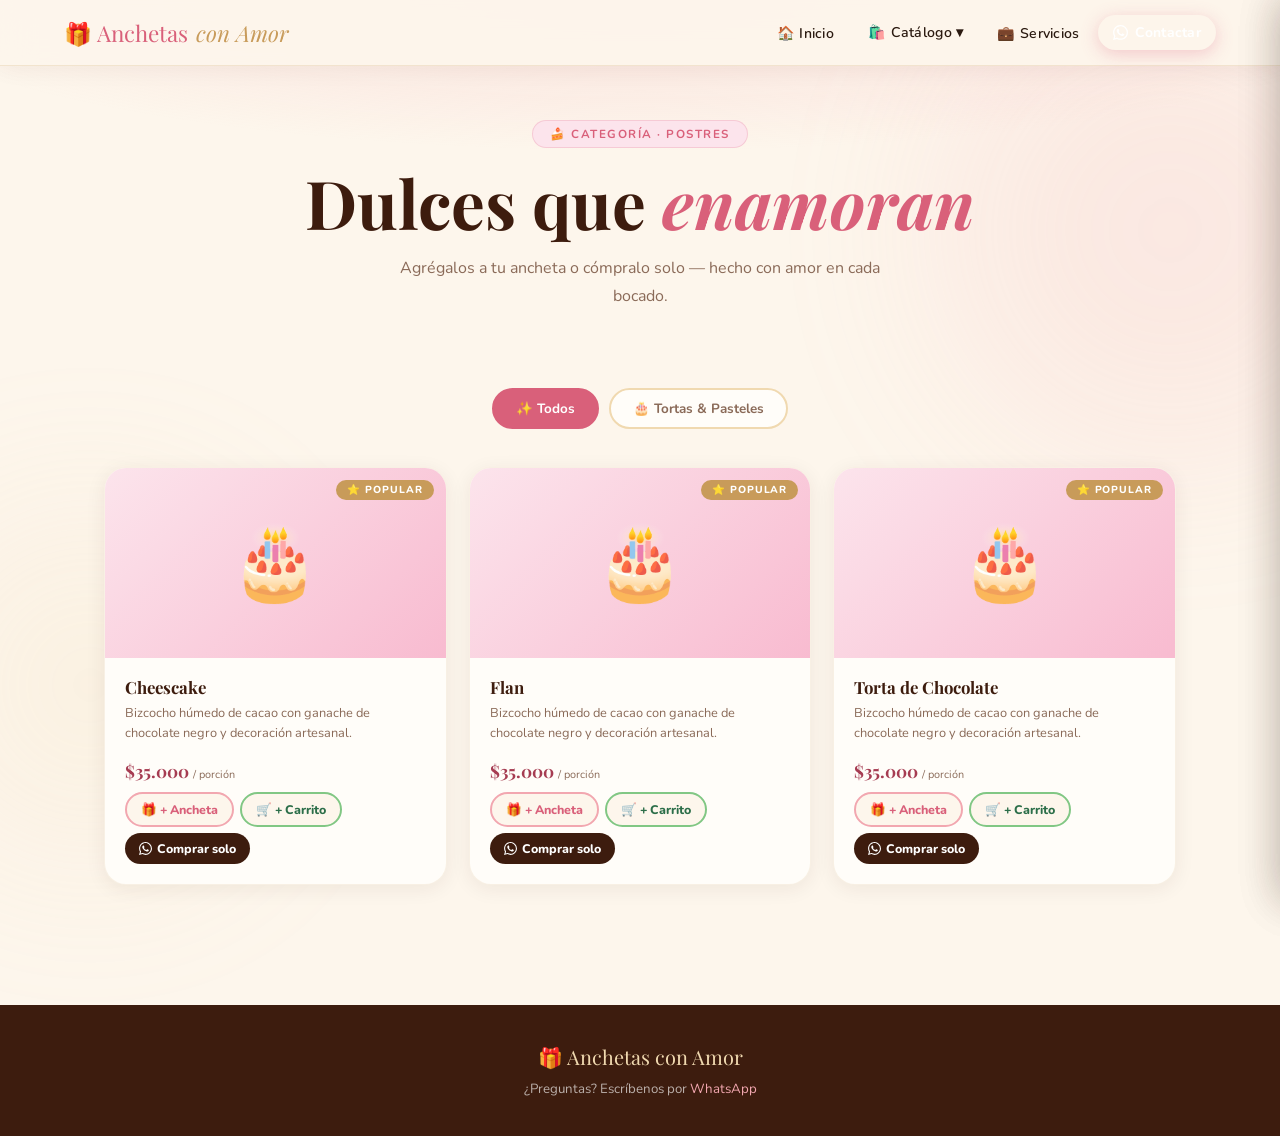
<file: postres.html>
<!DOCTYPE html>
<html lang="es">
<head>
  <meta charset="UTF-8"/>
  <meta name="viewport" content="width=device-width, initial-scale=1.0"/>
  <title>Postres · Anchetas con Amor 🍰</title>
  <link rel="stylesheet" href="shared.css"/>
  <style>
    .page-hero::before {
      content:''; position:absolute; inset:0;
      background: radial-gradient(ellipse 85% 60% at 50% 0%, rgba(242,167,176,0.28) 0%, transparent 70%);
      pointer-events:none;
    }
    .hero-tag { background:#fce4ec; color:var(--rose); border:1px solid rgba(217,96,122,0.2); }
    .page-hero h1 em { color:var(--rose); }
    .bg-blob { position:fixed; border-radius:50%; pointer-events:none; z-index:-1; filter:blur(90px); opacity:0.16; }
    .bb1 { width:460px; height:460px; background:var(--blush); top:0; right:-120px; }
    .bb2 { width:340px; height:340px; background:var(--light-gold); bottom:5%; left:-80px; }
  </style>
</head>
<body>

<div class="bg-blob bb1"></div>
<div class="bg-blob bb2"></div>

<nav id="navbar">
  <a href="index.html" class="logo">🎁 Anchetas <span>con Amor</span></a>
  <button class="hamburger" id="hamburger"><span></span><span></span><span></span></button>
  <ul class="nav-links" id="navLinks">
    <li><a href="index.html">🏠 Inicio</a></li>
    <li class="dropdown">
      <button>🛍️ Catálogo ▾</button>
      <div class="dropdown-menu">
        <a href="postres.html" style="color:var(--rose)">🍰 Postres</a>
        <div class="dropdown-divider"></div>
        <a href="comida-fria.html">🧃 Comida Fría</a>
        <div class="dropdown-divider"></div>
        <a href="crea-tu-ancheta.html">✨ Crea tu Ancheta</a>
      </div>
    </li>
    <li><a href="servicios.html">💼 Servicios</a></li>
    <li><a id="navWA" href="#" target="_blank" rel="noopener" class="btn-wa">
      <svg width="15" height="15" viewBox="0 0 24 24" fill="currentColor"><path d="M17.472 14.382c-.297-.149-1.758-.867-2.03-.967-.273-.099-.471-.148-.67.15-.197.297-.767.966-.94 1.164-.173.199-.347.223-.644.075-.297-.15-1.255-.463-2.39-1.475-.883-.788-1.48-1.761-1.653-2.059-.173-.297-.018-.458.13-.606.134-.133.298-.347.446-.52.149-.174.198-.298.298-.497.099-.198.05-.371-.025-.52-.075-.149-.669-1.612-.916-2.207-.242-.579-.487-.5-.669-.51-.173-.008-.371-.01-.57-.01-.198 0-.52.074-.792.372-.272.297-1.04 1.016-1.04 2.479 0 1.462 1.065 2.875 1.213 3.074.149.198 2.096 3.2 5.077 4.487.709.306 1.262.489 1.694.625.712.227 1.36.195 1.871.118.571-.085 1.758-.719 2.006-1.413.248-.694.248-1.289.173-1.413-.074-.124-.272-.198-.57-.347m-5.421 7.403h-.004a9.87 9.87 0 01-5.031-1.378l-.361-.214-3.741.982.998-3.648-.235-.374a9.86 9.86 0 01-1.51-5.26c.001-5.45 4.436-9.884 9.888-9.884 2.64 0 5.122 1.03 6.988 2.898a9.825 9.825 0 012.893 6.994c-.003 5.45-4.437 9.884-9.885 9.884m8.413-18.297A11.815 11.815 0 0012.05 0C5.495 0 .16 5.335.157 11.892c0 2.096.547 4.142 1.588 5.945L.057 24l6.305-1.654a11.882 11.882 0 005.683 1.448h.005c6.554 0 11.89-5.335 11.893-11.893a11.821 11.821 0 00-3.48-8.413z"/></svg>
      Contactar
    </a></li>
  </ul>
</nav>

<div class="page-hero">
  <span class="hero-tag">🍰 Categoría · Postres</span>
  <h1>Dulces que <em>enamoran</em></h1>
  <p>Agrégalos a tu ancheta o cómpralo solo — hecho con amor en cada bocado.</p>
</div>

<div class="filter-bar" id="filterBar"></div>

<section class="products-section">
  <div class="products-grid" id="grid"></div>
  <div class="empty-state" id="emptyState">
    <div class="ei">🔍</div>
    <h3>Sin productos en esta categoría</h3>
    <p>Pronto agregaremos más opciones deliciosas.</p>
  </div>
</section>

<a href="crea-tu-ancheta.html" id="anchetaBadge" style="display:none">
  🎁 Ver mi Ancheta <span class="count" id="badgeCount">0</span>
</a>
<div id="toast"></div>

<footer>
  <span class="footer-logo">🎁 Anchetas con Amor</span>
  <p>¿Preguntas? Escríbenos por <a id="footerWA" href="#">WhatsApp</a></p>
</footer>

<script src="productos.js"></script>
<script src="catalogo-engine.js"></script>
<script>
  initCatalogPage({
    seccion: 'postres',
    categoryLabels: {
      'tortas':        '🎂 Tortas & Pasteles',
      'chocolates':    '🍫 Chocolates',
      'galletas':      '🍪 Galletas & Brownies',
      'frutas-dulces': '🍓 Frutas & Dulces',
      'especiales':    '⭐ Especiales'
    },
    imgBg: 'linear-gradient(135deg,#fce4ec,#f8bbd0)',
    accentColor: 'var(--rose)'
  });
</script>
</body>
</html>
</file>
<file: shared.css>
/* =====================================================
   shared.css — Estilos compartidos entre todas las páginas
   ===================================================== */

@import url('https://fonts.googleapis.com/css2?family=Playfair+Display:ital,wght@0,400;0,700;1,400&family=Nunito:wght@300;400;600;700;800&display=swap');

/* ── Variables globales ── */
:root {
  --cream: #FDF6EC;
  --warm-white: #FFFDF9;
  --blush: #F2A7B0;
  --rose: #D9607A;
  --deep-rose: #A63C52;
  --gold: #C89B5A;
  --light-gold: #F0D9B0;
  --chocolate: #3D1C0E;
  --text: #2B1A10;
  --text-light: #8A6A58;
  --teal: #4A9E7F;
  --deep-teal: #2E7A5E;
  --mint: #A8D5BA;
  --light-sky: #D6F0F0;
  --success: #4CAF50;
  --radius-card: 22px;
  --shadow-card: 0 4px 20px rgba(61,28,14,0.07);
  --shadow-hover: 0 16px 42px rgba(61,28,14,0.13);
}

* { margin: 0; padding: 0; box-sizing: border-box; }
html { scroll-behavior: smooth; }
body { font-family: 'Nunito', sans-serif; background: var(--cream); color: var(--text); overflow-x: hidden; }

/* ── Navbar ── */
nav {
  position: fixed; top: 0; left: 0; right: 0; z-index: 1000;
  display: flex; align-items: center; justify-content: space-between;
  padding: 15px 5%;
  background: rgba(253,246,236,0.93); backdrop-filter: blur(16px);
  border-bottom: 1px solid rgba(200,155,90,0.2);
  box-shadow: 0 2px 24px rgba(61,28,14,0.06);
  transition: box-shadow 0.3s;
}
nav.scrolled { box-shadow: 0 4px 30px rgba(61,28,14,0.1); }

.logo { font-family: 'Playfair Display', serif; font-size: 1.4rem; color: var(--rose); text-decoration: none; display: flex; align-items: center; gap: 8px; }
.logo span { font-style: italic; color: var(--gold); }

.nav-links { display: flex; align-items: center; gap: 4px; list-style: none; }
.nav-links li a, .nav-links li button {
  font-family: 'Nunito', sans-serif; font-weight: 600; font-size: 0.88rem;
  color: var(--text); text-decoration: none; background: none; border: none;
  cursor: pointer; padding: 8px 15px; border-radius: 50px;
  transition: background 0.22s, color 0.22s; letter-spacing: 0.02em;
}
.nav-links li a:hover, .nav-links li button:hover { background: var(--light-gold); color: var(--deep-rose); }
.nav-links li a.active { background: var(--rose); color: #fff; }

.dropdown { position: relative; }
.dropdown-menu {
  display: none; position: absolute; top: calc(100% + 12px); left: 50%;
  transform: translateX(-50%); background: var(--warm-white);
  border: 1px solid var(--light-gold); border-radius: 18px;
  box-shadow: 0 12px 44px rgba(61,28,14,0.13); min-width: 210px; z-index: 200;
  overflow: hidden; animation: dropIn 0.2s ease;
}
@keyframes dropIn { from{opacity:0;transform:translateX(-50%) translateY(-10px)} to{opacity:1;transform:translateX(-50%) translateY(0)} }
.dropdown:hover .dropdown-menu, .dropdown:focus-within .dropdown-menu { display: block; }
.dropdown-menu a {
  display: flex; align-items: center; gap: 10px; padding: 13px 20px;
  font-size: 0.87rem; font-weight: 600; color: var(--text); text-decoration: none; transition: background 0.2s;
}
.dropdown-menu a:hover { background: var(--cream); color: var(--rose); }
.dropdown-divider { height: 1px; background: var(--light-gold); margin: 0 14px; }

.btn-wa {
  display: flex; align-items: center; gap: 7px;
  background: var(--rose); color: #fff !important; padding: 9px 20px; border-radius: 50px;
  font-weight: 700 !important; font-size: 0.87rem !important; text-decoration: none;
  box-shadow: 0 4px 18px rgba(217,96,122,0.3); transition: background 0.22s, transform 0.2s, box-shadow 0.2s;
}
.btn-wa:hover { background: var(--deep-rose) !important; transform: translateY(-2px); box-shadow: 0 8px 26px rgba(217,96,122,0.4); }

.hamburger { display: none; flex-direction: column; gap: 5px; background: none; border: none; cursor: pointer; padding: 6px; }
.hamburger span { width: 24px; height: 2px; background: var(--text); border-radius: 2px; transition: all 0.3s; }

/* ── Animaciones globales ── */
@keyframes fadeUp { from{opacity:0;transform:translateY(26px)} to{opacity:1;transform:translateY(0)} }
@keyframes badgePop { from{opacity:0;transform:scale(0.5) translateY(20px)} to{opacity:1;transform:scale(1) translateY(0)} }

/* ── Toast global ── */
#toast {
  position: fixed; bottom: 90px; left: 50%; transform: translateX(-50%) translateY(14px);
  background: var(--chocolate); color: #fff; padding: 11px 26px; border-radius: 50px;
  font-weight: 700; font-size: 0.87rem; opacity: 0; pointer-events: none;
  transition: opacity 0.3s, transform 0.3s; z-index: 9999; white-space: nowrap;
}
#toast.show { opacity: 1; transform: translateX(-50%) translateY(0); }

/* ── Ancheta badge flotante ── */
#anchetaBadge {
  position: fixed; bottom: 26px; right: 26px; z-index: 900;
  background: var(--rose); color: #fff;
  padding: 13px 22px; border-radius: 50px;
  font-weight: 800; font-size: 0.9rem;
  box-shadow: 0 8px 32px rgba(217,96,122,0.45);
  display: flex; align-items: center; gap: 10px;
  text-decoration: none; transition: background 0.2s, transform 0.2s, box-shadow 0.2s;
  animation: badgePop 0.4s cubic-bezier(.34,1.56,.64,1) both;
}
#anchetaBadge:hover { background: var(--deep-rose); transform: translateY(-3px) scale(1.03); }
#anchetaBadge .count {
  background: #fff; color: var(--rose); font-size: 0.76rem; font-weight: 800;
  width: 22px; height: 22px; border-radius: 50%; display: flex; align-items: center; justify-content: center;
}

/* ── Page hero ── */
.page-hero { padding: 120px 5% 50px; text-align: center; position: relative; overflow: hidden; }
.hero-tag {
  display: inline-block; font-size: 0.73rem; font-weight: 700; letter-spacing: 0.13em;
  text-transform: uppercase; padding: 5px 17px; border-radius: 50px; margin-bottom: 18px;
  animation: fadeUp 0.7s ease both;
}
.page-hero h1 {
  font-family: 'Playfair Display', serif; font-size: clamp(2.3rem, 5.5vw, 4.2rem);
  color: var(--chocolate); line-height: 1.1; animation: fadeUp 0.8s ease 0.1s both;
}
.page-hero h1 em { font-style: italic; }
.page-hero p {
  color: var(--text-light); font-size: 1rem; max-width: 500px;
  margin: 14px auto 0; line-height: 1.75; animation: fadeUp 0.9s ease 0.2s both;
}

/* ── Filter bar ── */
.filter-bar { display: flex; justify-content: center; gap: 10px; flex-wrap: wrap; padding: 28px 5% 38px; }
.filter-btn {
  font-family: 'Nunito', sans-serif; font-weight: 700; font-size: 0.84rem;
  padding: 9px 22px; border-radius: 50px; border: 2px solid var(--light-gold);
  background: var(--warm-white); color: var(--text-light); cursor: pointer; transition: all 0.22s;
}
.filter-btn:hover { border-color: var(--blush); color: var(--rose); }
.filter-btn.active { background: var(--rose); color: #fff; border-color: var(--rose); }

/* ── Products grid ── */
.products-section { padding: 0 5% 120px; max-width: 1200px; margin: 0 auto; }
.products-grid { display: grid; grid-template-columns: repeat(auto-fill, minmax(255px, 1fr)); gap: 22px; }

/* ── Product card ── */
.product-card {
  background: var(--warm-white); border-radius: var(--radius-card);
  overflow: hidden; border: 1px solid rgba(200,155,90,0.13);
  box-shadow: var(--shadow-card); transition: transform 0.3s, box-shadow 0.3s;
  display: flex; flex-direction: column; animation: fadeUp 0.6s ease both;
}
.product-card:hover { transform: translateY(-7px); box-shadow: var(--shadow-hover); }
.product-card.hidden { display: none; }

/* Card image area */
.card-img-wrap {
  height: 190px; position: relative; overflow: hidden;
  display: flex; align-items: center; justify-content: center;
}
.card-img-wrap img {
  width: 100%; height: 100%; object-fit: cover;
  transition: transform 0.4s ease;
}
.product-card:hover .card-img-wrap img { transform: scale(1.06); }
.card-emoji-fallback { font-size: 4.5rem; }

/* badges */
.card-badge {
  position: absolute; top: 12px; right: 12px;
  font-size: 0.64rem; font-weight: 800; letter-spacing: 0.09em;
  text-transform: uppercase; padding: 3px 11px; border-radius: 50px; color: #fff;
}
.badge-popular { background: var(--gold); }
.badge-nuevo   { background: var(--rose); }
.badge-fresco  { background: #43A047; }

/* Card body */
.card-body { padding: 18px 20px 20px; flex: 1; display: flex; flex-direction: column; }
.card-body h3 { font-family: 'Playfair Display', serif; font-size: 1.05rem; color: var(--chocolate); margin-bottom: 5px; }
.card-body p  { font-size: 0.8rem; color: var(--text-light); line-height: 1.6; flex: 1; }

.card-footer { display: flex; align-items: center; justify-content: space-between; margin-top: 15px; flex-wrap: wrap; gap: 10px; }
.price { font-family: 'Playfair Display', serif; font-size: 1.08rem; color: var(--deep-rose); font-weight: 700; }
.price small { font-family: 'Nunito', sans-serif; font-size: 0.68rem; color: var(--text-light); font-weight: 400; }

/* Card action buttons */
.card-actions { display: flex; align-items: center; gap: 6px; flex-wrap: wrap; }

.btn-add-ancheta {
  background: var(--cream); border: 2px solid var(--blush); color: var(--rose);
  font-family: 'Nunito', sans-serif; font-weight: 800; font-size: 0.78rem;
  padding: 7px 14px; border-radius: 50px; cursor: pointer;
  transition: all 0.2s; white-space: nowrap;
}
.btn-add-ancheta:hover { background: var(--rose); color: #fff; border-color: var(--rose); transform: scale(1.04); }

.btn-buy-solo {
  background: var(--chocolate); color: #fff;
  font-family: 'Nunito', sans-serif; font-weight: 800; font-size: 0.78rem;
  padding: 7px 14px; border-radius: 50px; cursor: pointer;
  border: none; transition: all 0.2s; white-space: nowrap; text-decoration: none;
  display: inline-flex; align-items: center; gap: 5px;
}
.btn-buy-solo:hover { background: var(--teal); transform: scale(1.04); }

/* Qty counter */
.qty-control { display: none; align-items: center; gap: 5px; }
.qty-control.visible { display: flex; }
.qty-btn {
  width: 27px; height: 27px; border-radius: 50%; border: 2px solid var(--blush);
  background: none; color: var(--rose); font-size: 1rem; font-weight: 800;
  cursor: pointer; transition: all 0.2s; display: flex; align-items: center; justify-content: center;
  font-family: 'Nunito', sans-serif;
}
.qty-btn:hover { background: var(--rose); color: #fff; border-color: var(--rose); }
.qty-num { font-weight: 800; font-size: 0.93rem; min-width: 20px; text-align: center; color: var(--chocolate); }

/* ── Empty state ── */
.empty-state { text-align: center; padding: 60px 20px; display: none; }
.empty-state .ei { font-size: 3.5rem; margin-bottom: 14px; }
.empty-state h3 { font-family: 'Playfair Display', serif; font-size: 1.3rem; color: var(--chocolate); }
.empty-state p { color: var(--text-light); margin-top: 8px; font-size: 0.9rem; }

/* ── Footer ── */
footer { background: var(--chocolate); color: rgba(255,255,255,0.65); text-align: center; padding: 38px 5%; font-size: 0.83rem; }
footer .footer-logo { font-family: 'Playfair Display', serif; font-size: 1.25rem; color: var(--light-gold); display: block; margin-bottom: 10px; }
footer a { color: var(--blush); text-decoration: none; }
footer a:hover { text-decoration: underline; }

/* ── Responsive ── */
@media (max-width: 768px) {
  .hamburger { display: flex; }
  .nav-links {
    display: none; position: absolute; top: 100%; left: 0; right: 0;
    background: var(--warm-white); flex-direction: column; padding: 16px;
    border-bottom: 1px solid var(--light-gold); box-shadow: 0 10px 30px rgba(61,28,14,0.1); gap: 4px;
  }
  .nav-links.open { display: flex; }
  .nav-links li { width: 100%; }
  .nav-links li a, .nav-links li button { width: 100%; text-align: left; border-radius: 12px; }
  .dropdown-menu { position: static; transform: none; box-shadow: none; border-radius: 12px; margin-top: 4px; }
  #anchetaBadge { bottom: 16px; right: 16px; padding: 11px 17px; font-size: 0.84rem; }
  .card-actions { flex-direction: column; width: 100%; }
  .btn-add-ancheta, .btn-add-rapido, .btn-buy-solo { width: 100%; justify-content: center; }
  .qty-control, .rqty-control { width: 100%; justify-content: center; }
}
</file>
